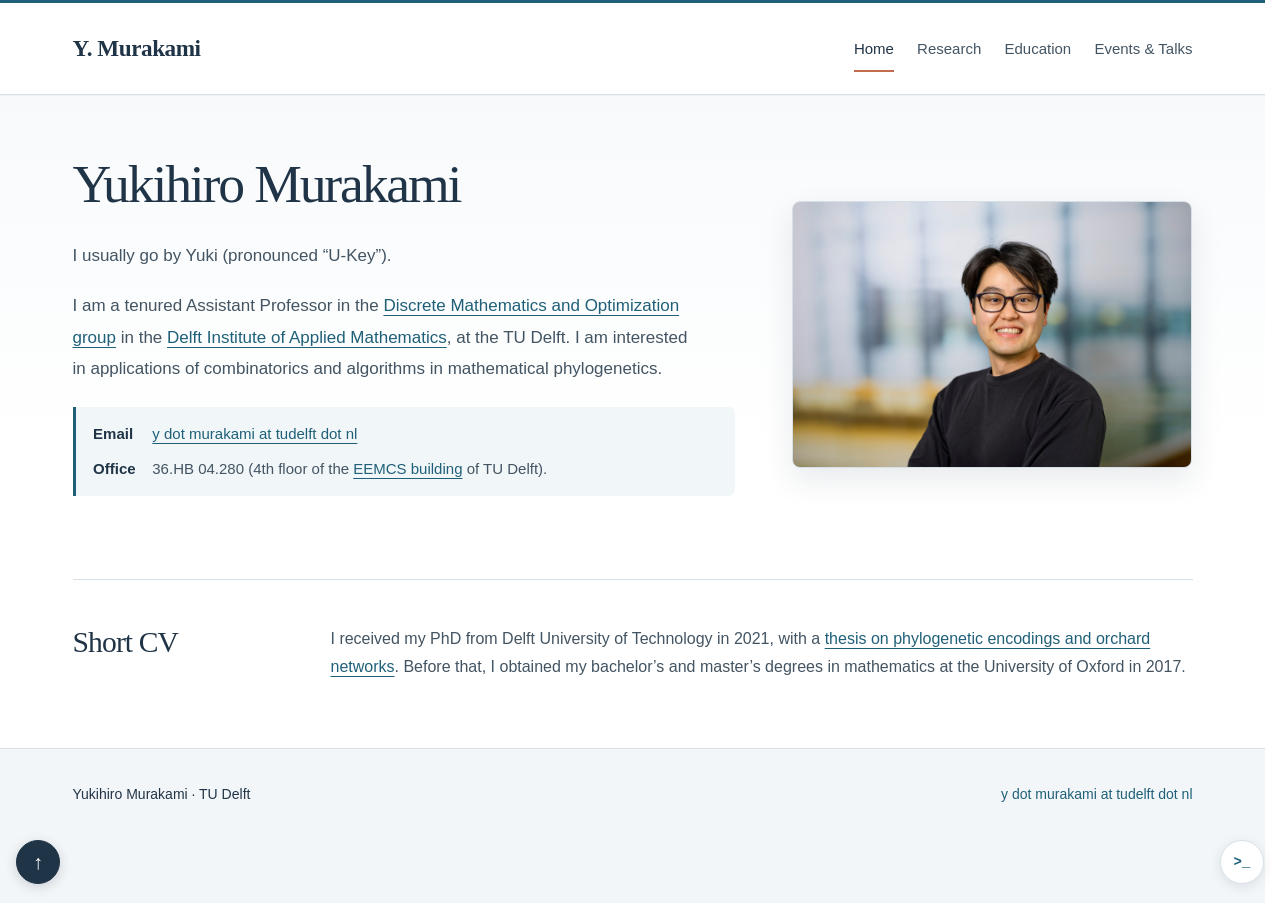
<file: index.html>
<!doctype html>
<html lang="en">
<head>
  <meta charset="utf-8">
  <meta name="viewport" content="width=device-width, initial-scale=1">
  <meta name="description" content="Yukihiro Murakami, tenured assistant professor at TU Delft. Mathematical phylogenetics, graph theory, graph burning, and a short academic CV.">
  <meta name="theme-color" content="#1f6078">
  
  
  <link rel="canonical" href="https://yukimurakami.nl/">
  <meta property="og:type" content="website">
  <meta property="og:url" content="https://yukimurakami.nl/">
  <meta property="og:title" content="Yukihiro Murakami — TU Delft">
  <meta property="og:description" content="Yukihiro Murakami, tenured assistant professor at TU Delft. Mathematical phylogenetics, graph theory, graph burning, and a short academic CV.">
  <meta property="og:image" content="https://yukimurakami.nl/assets/yukihiro-murakami.jpg">
  <meta property="og:image:alt" content="Yukihiro Murakami">
  <title>Yukihiro Murakami — TU Delft</title>
  <link rel="icon" href="assets/favicon.svg" type="image/svg+xml">
  <link rel="stylesheet" href="assets/style.css?v=35">
  <script src="assets/layout.js?v=1" defer></script>
  <script src="assets/swipe.js?v=3" defer></script>
  <script src="assets/burn.js?v=2" defer></script>
  <script src="assets/commands.js?v=14" defer></script>
</head>
<body id="top" class="home-page">
  <a class="skip-link" href="#main">Skip to content</a>
  <header class="site-header">
    <div class="header-inner">
      <a class="wordmark" href="index.html" aria-label="Yukihiro Murakami, home">Y. Murakami</a>
      <nav class="main-nav" aria-label="Main navigation">
        <a href="index.html" aria-current="page">Home</a>
        <a href="research.html">Research</a>
        <a href="education.html">Education</a>
        <a href="organization.html">Events &amp; Talks</a>
      </nav>
    </div>
  </header>
  <main id="main" class="page-shell">
    <section id="about" class="intro" aria-labelledby="name">
      <div class="intro-copy">
        <h1 id="name">Yukihiro Murakami</h1>
        <p class="bio">I usually go by Yuki (pronounced “U-Key”).</p>
        <p class="bio">I am a tenured Assistant Professor in the <a href="https://www.tudelft.nl/ewi/over-de-faculteit/afdelingen/applied-mathematics/discrete-mathematics-optimization">Discrete Mathematics and Optimization group</a> in the <a href="https://www.tudelft.nl/ewi/over-de-faculteit/afdelingen/applied-mathematics">Delft Institute of Applied Mathematics</a>, at the TU Delft. I am interested in applications of combinatorics and algorithms in mathematical phylogenetics.</p>
        <dl id="contact" class="profile-contact">
          <div><dt>Email</dt><dd><a href="mailto:y.murakami@tudelft.nl">y dot murakami at tudelft dot nl</a></dd></div>
          <div><dt>Office</dt><dd>36.HB 04.280 (4th floor of the <a href="https://maps.app.goo.gl/BMo5vDSkDZTkSsss9">EEMCS building</a> of TU Delft).</dd></div>
        </dl>
      </div>
      <figure class="profile-photo"><img src="assets/yukihiro-murakami.jpg?v=2" alt="Yukihiro Murakami" width="3840" height="2560" fetchpriority="high"></figure>
    </section>
    <section id="short-cv" class="content-section" aria-labelledby="short-cv-title">
      <div class="section-label"><span class="section-number" aria-hidden="true">01</span><h2 id="short-cv-title">Short CV</h2></div>
      <div class="section-body">
        <p>I received my PhD from Delft University of Technology in 2021, with a <a href="https://doi.org/10.4233/uuid:049932ab-4124-4639-a7e3-146ac4fd805d">thesis on phylogenetic encodings and orchard networks</a>. Before that, I obtained my bachelor’s and master’s degrees in mathematics at the University of Oxford in 2017.</p></div>
    </section>
  </main>
  <footer class="site-footer"><div class="footer-inner"><span>Yukihiro Murakami · TU Delft</span><a href="mailto:y.murakami@tudelft.nl">y dot murakami at tudelft dot nl</a></div></footer>
  <a class="back-to-top" href="#top" aria-label="Back to top" title="Back to top"><span aria-hidden="true">↑</span></a>
  <button class="command-launcher" type="button" aria-label="Open command line" title="Open command line (`)" aria-haspopup="dialog" aria-controls="command-panel" aria-keyshortcuts="`" hidden><span aria-hidden="true">&gt;_</span></button>
  <dialog id="command-panel" class="command-panel" aria-labelledby="command-title" aria-describedby="command-hint">
    <div class="command-toolbar"><h2 id="command-title">Site terminal <span id="command-location"></span></h2><button class="command-close" type="button" aria-label="Close command line">Esc <span aria-hidden="true">×</span></button></div>
    <div class="command-content">
      <p id="command-hint">Use <code>ls</code> to explore this directory, <code>ls /</code> for main pages, or <code>help</code> for commands.</p>
      <div id="command-output" class="command-output" role="log" aria-live="polite" aria-relevant="additions"></div>
      <div id="burn-game" hidden></div>
      <form id="command-form" class="command-form">
        <span class="command-prompt" aria-hidden="true">&gt;</span>
        <input id="command-input" name="command" type="text" aria-label="Command" placeholder="cd /Education" autocomplete="off" autocapitalize="off" spellcheck="false" enterkeyhint="go">
        <button type="submit" aria-label="Run command">↵</button>
      </form>
      <p class="command-keys"><kbd>Tab</kbd> complete <span aria-hidden="true">·</span> <kbd>↑</kbd> <kbd>↓</kbd> history <span aria-hidden="true">·</span> <kbd>Esc</kbd> close</p>
    </div>
  </dialog>
</body>
</html>
</file>
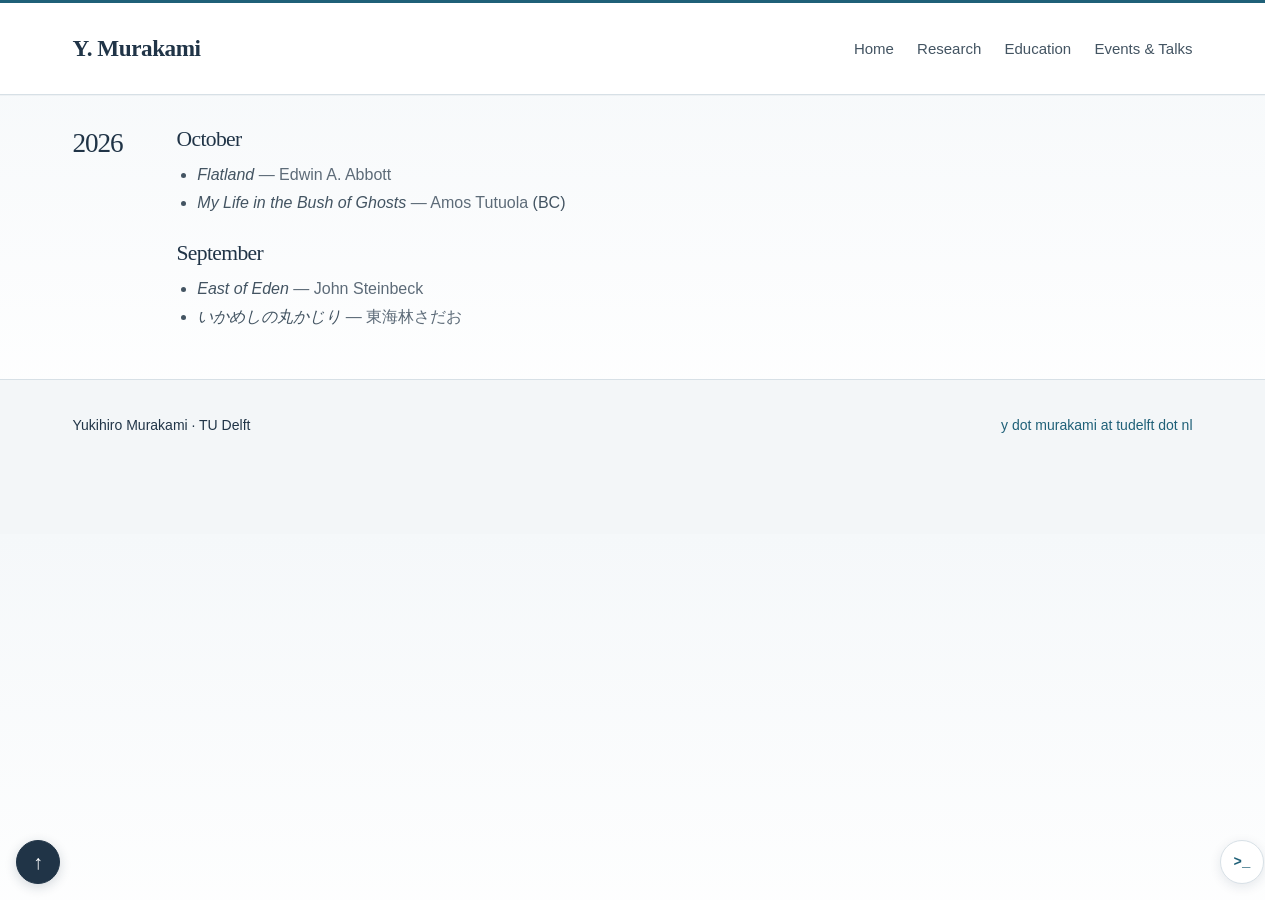
<file: books.html>
<!doctype html>
<html lang="en">
<head>
  <meta charset="utf-8">
  <meta name="viewport" content="width=device-width, initial-scale=1">
  <meta name="description" content="Books read, organized by the month I finished them.">
  <meta name="theme-color" content="#1f6078">
  
  <meta name="robots" content="noindex, follow">
  <link rel="canonical" href="https://yukimurakami.nl/books.html">
  <meta property="og:type" content="website">
  <meta property="og:url" content="https://yukimurakami.nl/books.html">
  <meta property="og:title" content="Books — Yukihiro Murakami">
  <meta property="og:description" content="Books read, organized by the month I finished them.">
  <meta property="og:image" content="https://yukimurakami.nl/assets/yukihiro-murakami.jpg">
  <meta property="og:image:alt" content="Yukihiro Murakami">
  <title>Books — Yukihiro Murakami</title>
  <link rel="icon" href="assets/favicon.svg" type="image/svg+xml">
  <link rel="stylesheet" href="assets/style.css?v=35">
  <script src="assets/layout.js?v=1" defer></script>
  <script src="assets/swipe.js?v=3" defer></script>
  <script src="assets/burn.js?v=2" defer></script>
  <script src="assets/commands.js?v=14" defer></script>
</head>
<body id="top" class="inner-page books-page">
  <a class="skip-link" href="#main">Skip to content</a>
  <header class="site-header">
    <div class="header-inner">
      <a class="wordmark" href="index.html" aria-label="Yukihiro Murakami, home">Y. Murakami</a>
      <nav class="main-nav" aria-label="Main navigation">
        <a href="index.html">Home</a>
        <a href="research.html">Research</a>
        <a href="education.html">Education</a>
        <a href="organization.html">Events &amp; Talks</a>
      </nav>
    </div>
  </header>
  <main id="main" class="page-shell">
    <section class="reading-year" aria-labelledby="reading-2026">
      <h1 id="reading-2026" class="reading-year-title">2026</h1>
      <div class="reading-log">
        <section class="reading-month" aria-labelledby="october-2026">
          <h2 id="october-2026">October</h2>
          <ul>
            <li><cite>Flatland</cite><span class="book-author"> — Edwin A. Abbott</span></li>
            <li><cite>My Life in the Bush of Ghosts</cite><span class="book-author"> — Amos Tutuola</span> <span title="Book club">(BC)</span></li>
          </ul>
        </section>
        <section class="reading-month" aria-labelledby="september-2026">
          <h2 id="september-2026">September</h2>
          <ul>
            <li><cite>East of Eden</cite><span class="book-author"> — John Steinbeck</span></li>
            <li lang="ja"><cite>いかめしの丸かじり</cite><span class="book-author"> — 東海林さだお</span></li>
          </ul>
        </section>
      </div>
    </section>
  </main>
  <footer class="site-footer"><div class="footer-inner"><span>Yukihiro Murakami · TU Delft</span><a href="mailto:y.murakami@tudelft.nl">y dot murakami at tudelft dot nl</a></div></footer>
  <a class="back-to-top" href="#top" aria-label="Back to top" title="Back to top"><span aria-hidden="true">↑</span></a>
  <button class="command-launcher" type="button" aria-label="Open command line" title="Open command line (`)" aria-haspopup="dialog" aria-controls="command-panel" aria-keyshortcuts="`" hidden><span aria-hidden="true">&gt;_</span></button>
  <dialog id="command-panel" class="command-panel" aria-labelledby="command-title" aria-describedby="command-hint">
    <div class="command-toolbar"><h2 id="command-title">Site terminal <span id="command-location"></span></h2><button class="command-close" type="button" aria-label="Close command line">Esc <span aria-hidden="true">×</span></button></div>
    <div class="command-content">
      <p id="command-hint">Use <code>ls</code> to explore this directory, <code>ls /</code> for main pages, or <code>help</code> for commands.</p>
      <div id="command-output" class="command-output" role="log" aria-live="polite" aria-relevant="additions"></div>
      <div id="burn-game" hidden></div>
      <form id="command-form" class="command-form">
        <span class="command-prompt" aria-hidden="true">&gt;</span>
        <input id="command-input" name="command" type="text" aria-label="Command" placeholder="cd /Education" autocomplete="off" autocapitalize="off" spellcheck="false" enterkeyhint="go">
        <button type="submit" aria-label="Run command">↵</button>
      </form>
      <p class="command-keys"><kbd>Tab</kbd> complete <span aria-hidden="true">·</span> <kbd>↑</kbd> <kbd>↓</kbd> history <span aria-hidden="true">·</span> <kbd>Esc</kbd> close</p>
    </div>
  </dialog>
</body>
</html>
</file>
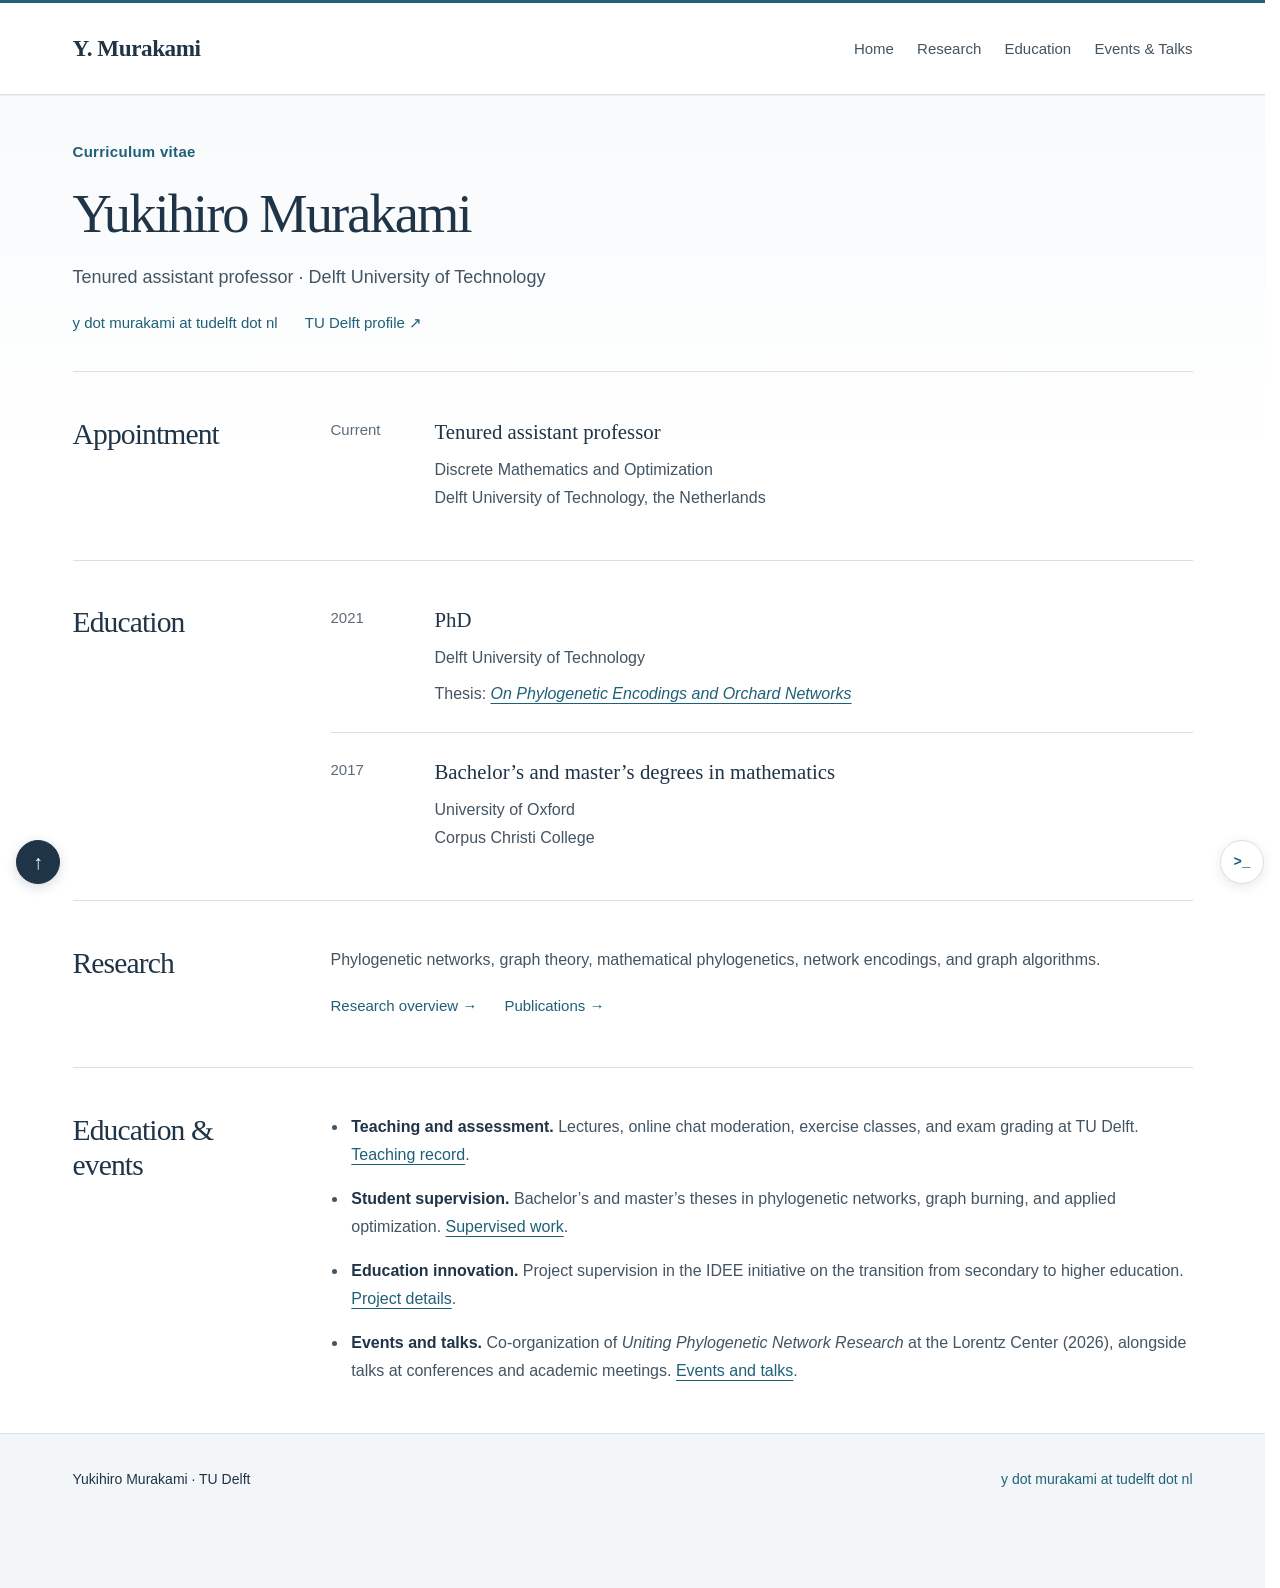
<file: cv.html>
<!doctype html>
<html lang="en">
<head>
  <meta charset="utf-8">
  <meta name="viewport" content="width=device-width, initial-scale=1">
  <meta name="description" content="Curriculum vitae: academic appointment, education, research, teaching, and service.">
  <meta name="theme-color" content="#1f6078">
  
  <meta name="robots" content="noindex, follow">
  <link rel="canonical" href="https://yukimurakami.nl/cv.html">
  <meta property="og:type" content="website">
  <meta property="og:url" content="https://yukimurakami.nl/cv.html">
  <meta property="og:title" content="CV — Yukihiro Murakami">
  <meta property="og:description" content="Curriculum vitae: academic appointment, education, research, teaching, and service.">
  <meta property="og:image" content="https://yukimurakami.nl/assets/yukihiro-murakami.jpg">
  <meta property="og:image:alt" content="Yukihiro Murakami">
  <title>CV — Yukihiro Murakami</title>
  <link rel="icon" href="assets/favicon.svg" type="image/svg+xml">
  <link rel="stylesheet" href="assets/style.css?v=35">
  <script src="assets/layout.js?v=1" defer></script>
  <script src="assets/swipe.js?v=3" defer></script>
  <script src="assets/burn.js?v=2" defer></script>
  <script src="assets/commands.js?v=14" defer></script>
</head>
<body id="top" class="inner-page cv-page">
  <a class="skip-link" href="#main">Skip to content</a>
  <header class="site-header">
    <div class="header-inner">
      <a class="wordmark" href="index.html" aria-label="Yukihiro Murakami, home">Y. Murakami</a>
      <nav class="main-nav" aria-label="Main navigation">
        <a href="index.html">Home</a>
        <a href="research.html">Research</a>
        <a href="education.html">Education</a>
        <a href="organization.html">Events &amp; Talks</a>
      </nav>
    </div>
  </header>
  <main id="main" class="page-shell">
    <header class="page-intro">
      <p class="eyebrow">Curriculum vitae</p>
      <h1>Yukihiro Murakami</h1>
      <p class="page-lead">Tenured assistant professor · Delft University of Technology</p>
      <div class="inline-links"><a href="mailto:y.murakami@tudelft.nl">y dot murakami at tudelft dot nl</a><a href="https://research.tudelft.nl/en/persons/y-murakami/">TU Delft profile <span aria-hidden="true">↗</span></a></div>
    </header>
    <section id="appointments" class="content-section" aria-labelledby="appointments-title">
      <div class="section-label"><span class="section-number" aria-hidden="true">01</span><h2 id="appointments-title">Appointment</h2></div>
      <div class="section-body">
        <dl class="cv-timeline"><div><dt>Current</dt><dd><h3>Tenured assistant professor</h3><p>Discrete Mathematics and Optimization<br>Delft University of Technology, the Netherlands</p></dd></div></dl>
        <!-- Add appointment start dates and previous positions once supplied. --></div>
    </section>
    <section id="qualifications" class="content-section" aria-labelledby="qualifications-title">
      <div class="section-label"><span class="section-number" aria-hidden="true">02</span><h2 id="qualifications-title">Education</h2></div>
      <div class="section-body">
        <dl class="cv-timeline">
          <div><dt>2021</dt><dd><h3>PhD</h3><p>Delft University of Technology</p><p>Thesis: <a href="https://doi.org/10.4233/uuid:049932ab-4124-4639-a7e3-146ac4fd805d"><cite>On Phylogenetic Encodings and Orchard Networks</cite></a></p></dd></div>
          <div><dt>2017</dt><dd><h3>Bachelor’s and master’s degrees in mathematics</h3><p>University of Oxford<br>Corpus Christi College</p></dd></div>
        </dl></div>
    </section>
    <section id="interests" class="content-section" aria-labelledby="interests-title">
      <div class="section-label"><span class="section-number" aria-hidden="true">03</span><h2 id="interests-title">Research</h2></div>
      <div class="section-body">
        <p>Phylogenetic networks, graph theory, mathematical phylogenetics, network encodings, and graph algorithms.</p><div class="inline-links"><a href="research.html">Research overview <span aria-hidden="true">→</span></a><a href="research.html#journal-publications">Publications <span aria-hidden="true">→</span></a></div></div>
    </section>
    <section id="education-service" class="content-section" aria-labelledby="education-service-title">
      <div class="section-label"><span class="section-number" aria-hidden="true">04</span><h2 id="education-service-title">Education &amp; events</h2></div>
      <div class="section-body">
        <ul class="cv-contributions">
          <li><strong>Teaching and assessment.</strong> Lectures, online chat moderation, exercise classes, and exam grading at TU Delft. <a href="education.html#lectures">Teaching record</a>.</li>
          <li><strong>Student supervision.</strong> Bachelor’s and master’s theses in phylogenetic networks, graph burning, and applied optimization. <a href="education.html#supervision">Supervised work</a>.</li>
          <li><strong>Education innovation.</strong> Project supervision in the IDEE initiative on the transition from secondary to higher education. <a href="education.html#projects">Project details</a>.</li>
          <li><strong>Events and talks.</strong> Co-organization of <cite>Uniting Phylogenetic Network Research</cite> at the Lorentz Center (2026), alongside talks at conferences and academic meetings. <a href="organization.html#events">Events and talks</a>.</li>
        </ul></div>
    </section>
  </main>
  <footer class="site-footer"><div class="footer-inner"><span>Yukihiro Murakami · TU Delft</span><a href="mailto:y.murakami@tudelft.nl">y dot murakami at tudelft dot nl</a></div></footer>
  <a class="back-to-top" href="#top" aria-label="Back to top" title="Back to top"><span aria-hidden="true">↑</span></a>
  <button class="command-launcher" type="button" aria-label="Open command line" title="Open command line (`)" aria-haspopup="dialog" aria-controls="command-panel" aria-keyshortcuts="`" hidden><span aria-hidden="true">&gt;_</span></button>
  <dialog id="command-panel" class="command-panel" aria-labelledby="command-title" aria-describedby="command-hint">
    <div class="command-toolbar"><h2 id="command-title">Site terminal <span id="command-location"></span></h2><button class="command-close" type="button" aria-label="Close command line">Esc <span aria-hidden="true">×</span></button></div>
    <div class="command-content">
      <p id="command-hint">Use <code>ls</code> to explore this directory, <code>ls /</code> for main pages, or <code>help</code> for commands.</p>
      <div id="command-output" class="command-output" role="log" aria-live="polite" aria-relevant="additions"></div>
      <div id="burn-game" hidden></div>
      <form id="command-form" class="command-form">
        <span class="command-prompt" aria-hidden="true">&gt;</span>
        <input id="command-input" name="command" type="text" aria-label="Command" placeholder="cd /Education" autocomplete="off" autocapitalize="off" spellcheck="false" enterkeyhint="go">
        <button type="submit" aria-label="Run command">↵</button>
      </form>
      <p class="command-keys"><kbd>Tab</kbd> complete <span aria-hidden="true">·</span> <kbd>↑</kbd> <kbd>↓</kbd> history <span aria-hidden="true">·</span> <kbd>Esc</kbd> close</p>
    </div>
  </dialog>
</body>
</html>
</file>
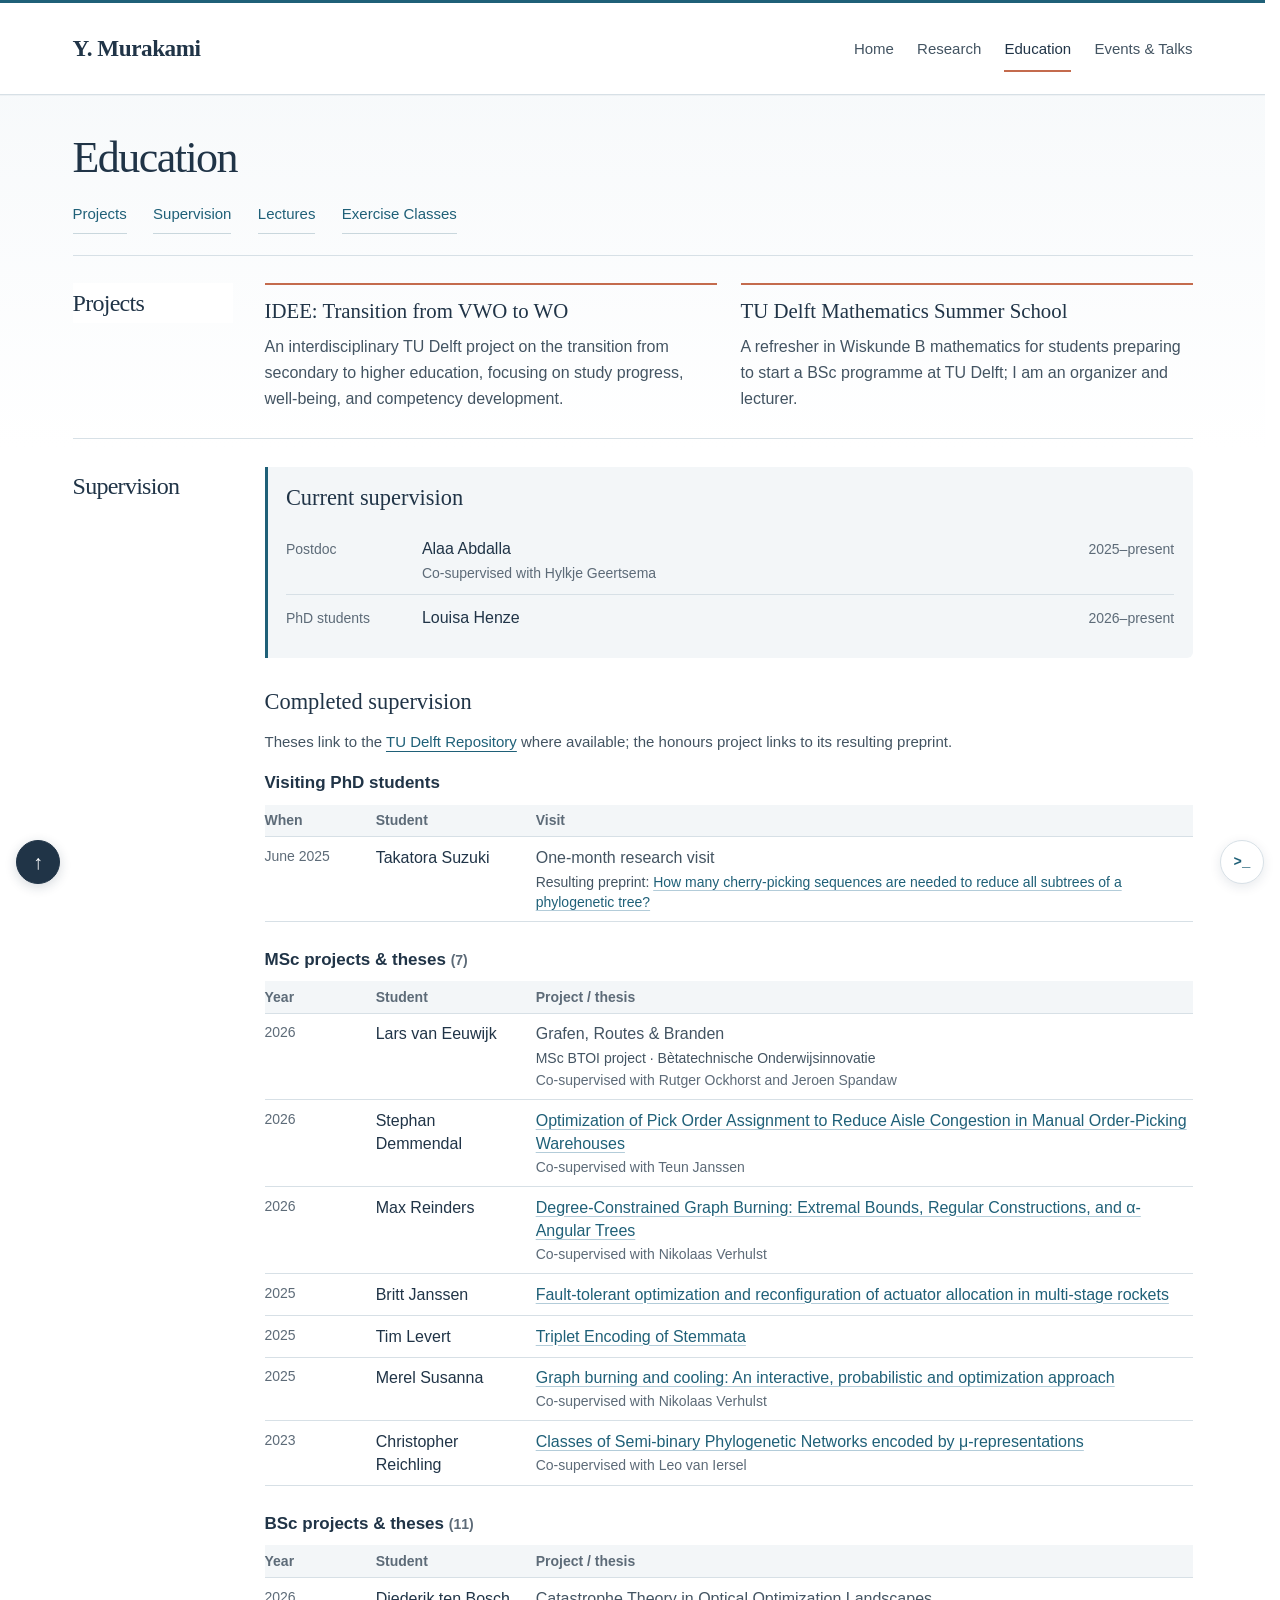
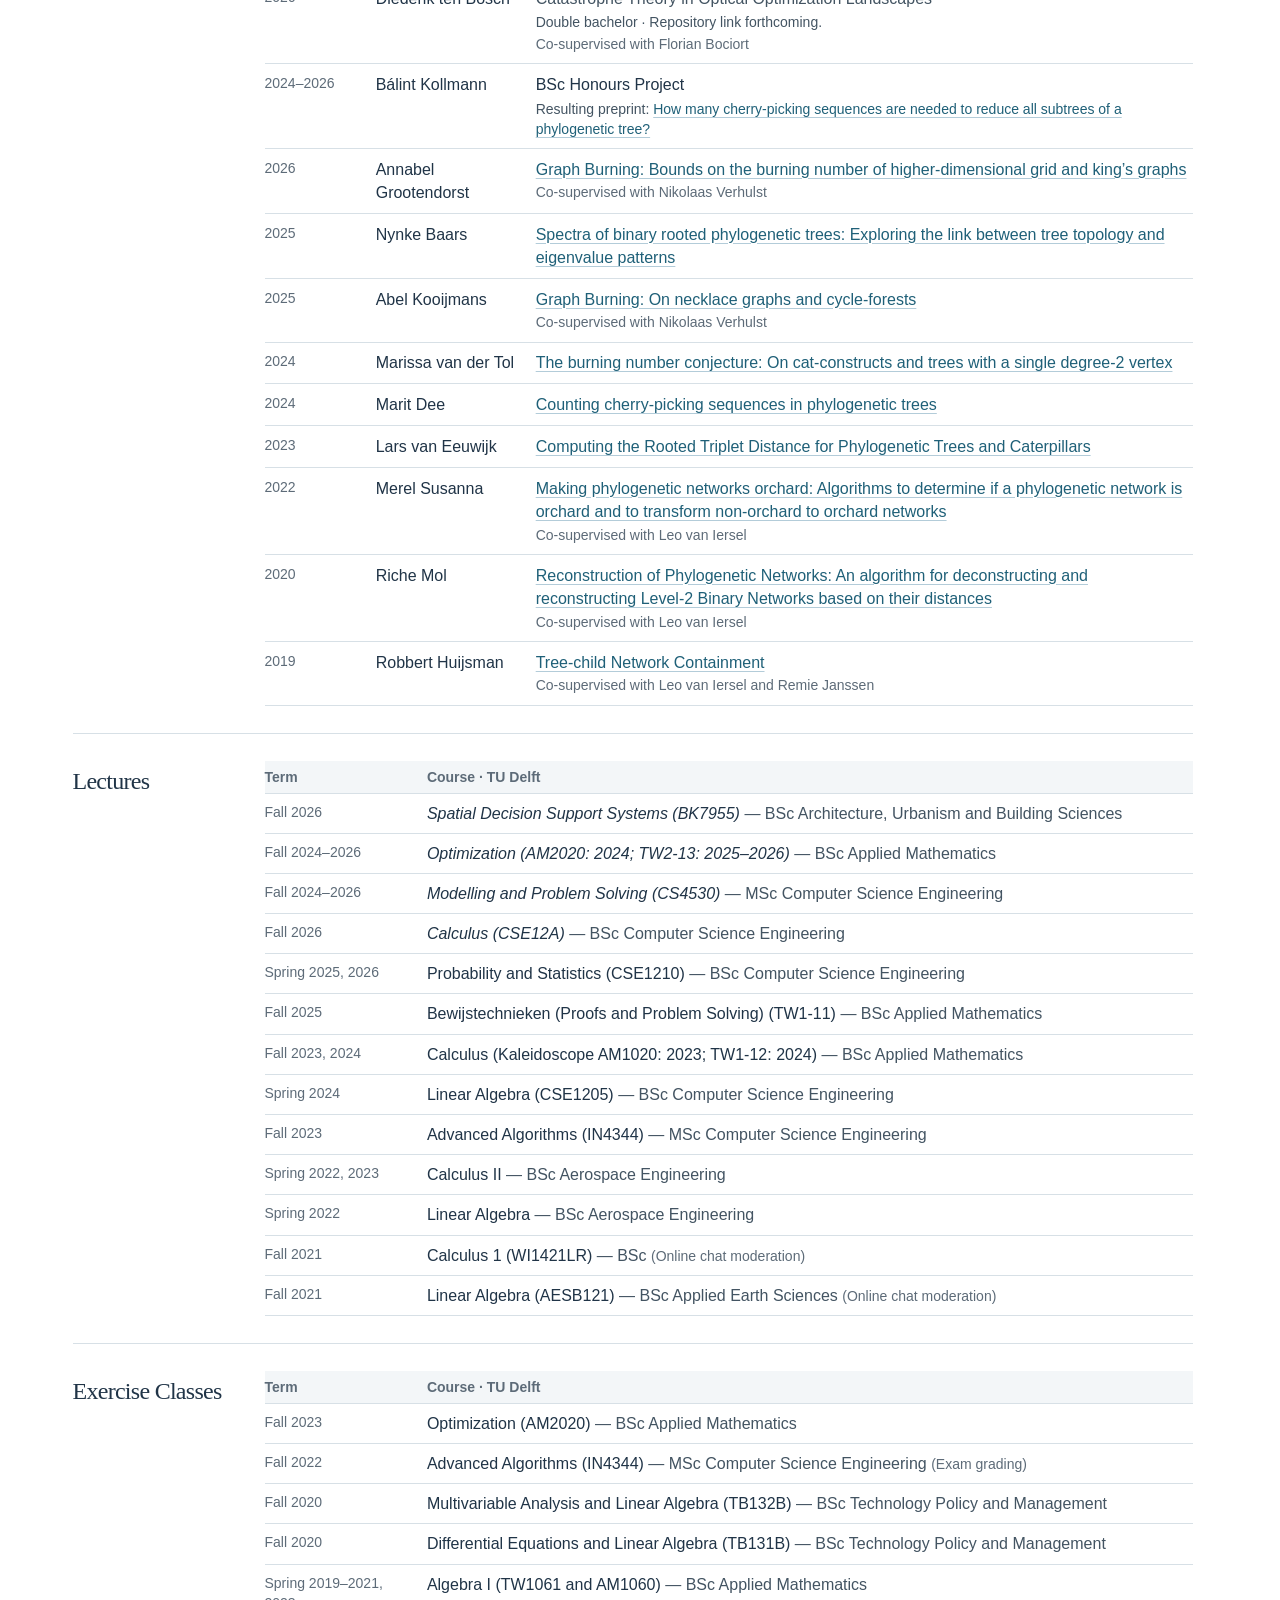
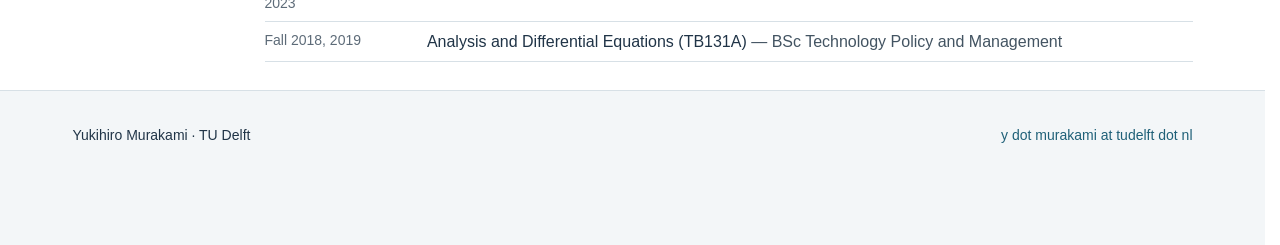
<file: education.html>
<!doctype html>
<html lang="en">
<head>
  <meta charset="utf-8">
  <meta name="viewport" content="width=device-width, initial-scale=1">
  <meta name="description" content="Education projects, bachelor’s and master’s thesis supervision, lectures, and exercise classes.">
  <meta name="theme-color" content="#1f6078">
  
  
  <link rel="canonical" href="https://yukimurakami.nl/education.html">
  <meta property="og:type" content="website">
  <meta property="og:url" content="https://yukimurakami.nl/education.html">
  <meta property="og:title" content="Education — Yukihiro Murakami">
  <meta property="og:description" content="Education projects, bachelor’s and master’s thesis supervision, lectures, and exercise classes.">
  <meta property="og:image" content="https://yukimurakami.nl/assets/yukihiro-murakami.jpg">
  <meta property="og:image:alt" content="Yukihiro Murakami">
  <title>Education — Yukihiro Murakami</title>
  <link rel="icon" href="assets/favicon.svg" type="image/svg+xml">
  <link rel="stylesheet" href="assets/style.css?v=35">
  <script src="assets/layout.js?v=1" defer></script>
  <script src="assets/swipe.js?v=3" defer></script>
  <script src="assets/burn.js?v=2" defer></script>
  <script src="assets/commands.js?v=14" defer></script>
</head>
<body id="top" class="inner-page education-page">
  <a class="skip-link" href="#main">Skip to content</a>
  <header class="site-header">
    <div class="header-inner">
      <a class="wordmark" href="index.html" aria-label="Yukihiro Murakami, home">Y. Murakami</a>
      <nav class="main-nav" aria-label="Main navigation">
        <a href="index.html">Home</a>
        <a href="research.html">Research</a>
        <a href="education.html" aria-current="page">Education</a>
        <a href="organization.html">Events &amp; Talks</a>
      </nav>
    </div>
  </header>
  <main id="main" class="page-shell">
    <header class="page-intro">
      <h1>Education</h1>
      <nav class="section-nav" aria-label="On this page"><a href="#projects">Projects</a><a href="#supervision">Supervision</a><a href="#lectures">Lectures</a><a href="#exercise-classes">Exercise Classes</a></nav>
    </header>
    <section id="projects" class="content-section" aria-labelledby="projects-title">
      <div class="section-label"><span class="section-number" aria-hidden="true">01</span><h2 id="projects-title">Projects</h2></div>
      <div class="section-body">
        <div class="education-projects">
          <article class="education-project">
            <h3><a href="https://www.tudelft.nl/teachingacademy/idee/the-transition-from-secondary-to-higher-engineering-education">IDEE: Transition from VWO to WO</a></h3>
            <p>An interdisciplinary TU Delft project on the transition from secondary to higher education, focusing on study progress, well-being, and competency development.</p>
          </article>
          <article class="education-project">
            <h3><a href="summer-school.html">TU Delft Mathematics Summer School</a></h3>
            <p>A refresher in Wiskunde B mathematics for students preparing to start a BSc programme at TU Delft; I am an organizer and lecturer.</p>
          </article>
        </div></div>
    </section>
    <section id="supervision" class="content-section" aria-labelledby="supervision-title">
      <div class="section-label"><span class="section-number" aria-hidden="true">02</span><h2 id="supervision-title">Supervision</h2></div>
      <div class="section-body">
        <section id="current-supervision" class="supervision-block current-supervision" aria-labelledby="current-supervision-title">
          <h3 id="current-supervision-title">Current supervision</h3>
          <section id="postdoc" class="current-person" aria-labelledby="postdoc-title">
            <h4 id="postdoc-title">Postdoc</h4>
            <div><p class="person-name">Alaa Abdalla</p><p class="person-note">Co-supervised with Hylkje Geertsema</p></div>
            <p class="person-years">2025–present</p>
          </section>
          <section id="phd" class="current-person" aria-labelledby="phd-title">
            <h4 id="phd-title">PhD students</h4>
            <div><p class="person-name">Louisa Henze</p></div>
            <p class="person-years">2026–present</p>
          </section>
        </section>
        <section id="completed-supervision" class="supervision-block completed-supervision" aria-labelledby="completed-supervision-title">
          <h3 id="completed-supervision-title">Completed supervision</h3>
          <p class="supervision-source">Theses link to the <a href="https://repository.tudelft.nl/person/supervised/Person_49483ff7-84b9-4465-ba60-d9b9cd237d87?page=1">TU Delft Repository</a> where available; the honours project links to its resulting preprint.</p>
          <section id="visiting-phd" class="thesis-group" aria-labelledby="visiting-phd-title">
            <h4 id="visiting-phd-title">Visiting PhD students</h4>
            <table class="thesis-table" aria-labelledby="visiting-phd-title">
              <thead><tr><th scope="col">When</th><th scope="col">Student</th><th scope="col">Visit</th></tr></thead>
              <tbody><tr><td class="thesis-year">June 2025</td><th scope="row" class="thesis-student">Takatora Suzuki</th><td>One-month research visit<span class="thesis-paper">Resulting preprint: <a href="https://arxiv.org/abs/2608.19916">How many cherry-picking sequences are needed to reduce all subtrees of a phylogenetic tree?</a></span></td></tr></tbody>
            </table>
          </section>
        <section id="msc-theses" class="thesis-group" aria-labelledby="msc-theses-title">
          <h4 id="msc-theses-title">MSc projects &amp; theses <span class="thesis-count">(7)</span></h4>
          <table class="thesis-table" aria-labelledby="msc-theses-title">
            <thead><tr><th scope="col">Year</th><th scope="col">Student</th><th scope="col">Project / thesis</th></tr></thead>
            <tbody>
              <tr><td class="thesis-year">2026</td><th scope="row" class="thesis-student">Lars van Eeuwijk</th><td>Grafen, Routes &amp; Branden<span class="thesis-paper">MSc BTOI project · Bètatechnische Onderwijsinnovatie</span><span class="thesis-cosupervisor">Co-supervised with Rutger Ockhorst and Jeroen Spandaw</span></td></tr>
              <tr><td class="thesis-year">2026</td><th scope="row" class="thesis-student">Stephan Demmendal</th><td><a href="https://repository.tudelft.nl/record/uuid:83426f61-1a90-4c37-bff5-e1fa978e1e48">Optimization of Pick Order Assignment to Reduce Aisle Congestion in Manual Order-Picking Warehouses</a><span class="thesis-cosupervisor">Co-supervised with Teun Janssen</span></td></tr>
              <tr><td class="thesis-year">2026</td><th scope="row" class="thesis-student">Max Reinders</th><td><a href="https://repository.tudelft.nl/record/uuid:c72a1080-1649-4521-afba-8f479fd2aa29">Degree-Constrained Graph Burning: Extremal Bounds, Regular Constructions, and α-Angular Trees</a><span class="thesis-cosupervisor">Co-supervised with Nikolaas Verhulst</span></td></tr>
              <tr><td class="thesis-year">2025</td><th scope="row" class="thesis-student">Britt Janssen</th><td><a href="https://repository.tudelft.nl/record/uuid:a9a1f7bb-b478-4588-86c6-c220a6dbbff1">Fault-tolerant optimization and reconfiguration of actuator allocation in multi-stage rockets</a></td></tr>
              <tr><td class="thesis-year">2025</td><th scope="row" class="thesis-student">Tim Levert</th><td><a href="https://repository.tudelft.nl/record/uuid:a590255b-06dd-4f56-a905-c2f41705f525">Triplet Encoding of Stemmata</a></td></tr>
              <tr><td class="thesis-year">2025</td><th scope="row" class="thesis-student">Merel Susanna</th><td><a href="https://repository.tudelft.nl/record/uuid:662b5419-1278-4d8f-8423-de5fefe8bae3">Graph burning and cooling: An interactive, probabilistic and optimization approach</a><span class="thesis-cosupervisor">Co-supervised with Nikolaas Verhulst</span></td></tr>
              <tr><td class="thesis-year">2023</td><th scope="row" class="thesis-student">Christopher Reichling</th><td><a href="https://repository.tudelft.nl/record/uuid:3fca1fca-b7d6-4abc-ad2f-960395ce451d">Classes of Semi-binary Phylogenetic Networks encoded by μ-representations</a><span class="thesis-cosupervisor">Co-supervised with Leo van Iersel</span></td></tr>
            </tbody>
          </table>
        </section>
        <section id="bsc-theses" class="thesis-group" aria-labelledby="bsc-theses-title">
          <h4 id="bsc-theses-title">BSc projects &amp; theses <span class="thesis-count">(11)</span></h4>
          <table class="thesis-table" aria-labelledby="bsc-theses-title">
            <thead><tr><th scope="col">Year</th><th scope="col">Student</th><th scope="col">Project / thesis</th></tr></thead>
            <tbody>
              <tr><td class="thesis-year">2026</td><th scope="row" class="thesis-student">Diederik ten Bosch</th><td>Catastrophe Theory in Optical Optimization Landscapes<span class="thesis-paper">Double bachelor · Repository link forthcoming.</span><span class="thesis-cosupervisor">Co-supervised with Florian Bociort</span></td></tr>
              <tr><td class="thesis-year">2024–2026</td><th scope="row" class="thesis-student">Bálint Kollmann</th><td><span class="honours-label">BSc Honours Project</span><span class="thesis-paper">Resulting preprint: <a href="https://arxiv.org/abs/2608.19916">How many cherry-picking sequences are needed to reduce all subtrees of a phylogenetic tree?</a></span></td></tr>
              <tr><td class="thesis-year">2026</td><th scope="row" class="thesis-student">Annabel Grootendorst</th><td><a href="https://repository.tudelft.nl/record/uuid:aa25f08a-6ea9-4813-982a-b83691f981d6">Graph Burning: Bounds on the burning number of higher-dimensional grid and king’s graphs</a><span class="thesis-cosupervisor">Co-supervised with Nikolaas Verhulst</span></td></tr>
              <tr><td class="thesis-year">2025</td><th scope="row" class="thesis-student">Nynke Baars</th><td><a href="https://repository.tudelft.nl/record/uuid:8bdd7491-05a9-4485-91b0-1b516ca97929">Spectra of binary rooted phylogenetic trees: Exploring the link between tree topology and eigenvalue patterns</a></td></tr>
              <tr><td class="thesis-year">2025</td><th scope="row" class="thesis-student">Abel Kooijmans</th><td><a href="https://repository.tudelft.nl/record/uuid:3dd71752-52da-4916-9087-ec7070caecf0">Graph Burning: On necklace graphs and cycle-forests</a><span class="thesis-cosupervisor">Co-supervised with Nikolaas Verhulst</span></td></tr>
              <tr><td class="thesis-year">2024</td><th scope="row" class="thesis-student">Marissa van der Tol</th><td><a href="https://repository.tudelft.nl/record/uuid:3cbca1c6-a687-4bd4-870d-ad48ba18c9f6">The burning number conjecture: On cat-constructs and trees with a single degree-2 vertex</a></td></tr>
              <tr><td class="thesis-year">2024</td><th scope="row" class="thesis-student">Marit Dee</th><td><a href="https://repository.tudelft.nl/record/uuid:9a14d534-5e26-4941-ad17-a80b90452629">Counting cherry-picking sequences in phylogenetic trees</a></td></tr>
              <tr><td class="thesis-year">2023</td><th scope="row" class="thesis-student">Lars van Eeuwijk</th><td><a href="https://repository.tudelft.nl/record/uuid:ba166c85-8680-4c29-aca8-9448f328c446">Computing the Rooted Triplet Distance for Phylogenetic Trees and Caterpillars</a></td></tr>
              <tr><td class="thesis-year">2022</td><th scope="row" class="thesis-student">Merel Susanna</th><td><a href="https://repository.tudelft.nl/record/uuid:724ac2af-e569-4586-b367-288fef890252">Making phylogenetic networks orchard: Algorithms to determine if a phylogenetic network is orchard and to transform non-orchard to orchard networks</a><span class="thesis-cosupervisor">Co-supervised with Leo van Iersel</span></td></tr>
              <tr><td class="thesis-year">2020</td><th scope="row" class="thesis-student">Riche Mol</th><td><a href="https://repository.tudelft.nl/record/uuid:7b0f3919-0e78-4264-9e8f-028cf3fcde31">Reconstruction of Phylogenetic Networks: An algorithm for deconstructing and reconstructing Level-2 Binary Networks based on their distances</a><span class="thesis-cosupervisor">Co-supervised with Leo van Iersel</span></td></tr>
              <tr><td class="thesis-year">2019</td><th scope="row" class="thesis-student">Robbert Huijsman</th><td><a href="https://repository.tudelft.nl/record/uuid:0fc3b746-0d3f-459d-8fc2-c9e6aea821df">Tree-child Network Containment</a><span class="thesis-cosupervisor">Co-supervised with Leo van Iersel and Remie Janssen</span></td></tr>
            </tbody>
          </table>
        </section>
        </section>
</div>
    </section>
    <section id="lectures" class="content-section" aria-labelledby="lectures-title">
      <div class="section-label"><span class="section-number" aria-hidden="true">03</span><h2 id="lectures-title">Lectures</h2></div>
      <div class="section-body"><table class="teaching-table" aria-labelledby="lectures-title"><thead><tr><th scope="col">Term</th><th scope="col">Course · TU Delft</th></tr></thead><tbody><tr><td class="teaching-term">Fall 2026</td><td><strong><em>Spatial Decision Support Systems (BK7955)</em></strong> <span class="teaching-programme">— BSc Architecture, Urbanism and Building Sciences</span></td></tr>
<tr><td class="teaching-term">Fall 2024–2026</td><td><strong><em>Optimization (AM2020: 2024; TW2-13: 2025–2026)</em></strong> <span class="teaching-programme">— BSc Applied Mathematics</span></td></tr>
<tr><td class="teaching-term">Fall 2024–2026</td><td><strong><em>Modelling and Problem Solving (CS4530)</em></strong> <span class="teaching-programme">— MSc Computer Science Engineering</span></td></tr>
<tr><td class="teaching-term">Fall 2026</td><td><strong><em>Calculus (CSE12A)</em></strong> <span class="teaching-programme">— BSc Computer Science Engineering</span></td></tr>
<tr><td class="teaching-term">Spring 2025, 2026</td><td><strong>Probability and Statistics (CSE1210)</strong> <span class="teaching-programme">— BSc Computer Science Engineering</span></td></tr>
<tr><td class="teaching-term">Fall 2025</td><td><strong>Bewijstechnieken (Proofs and Problem Solving) (TW1-11)</strong> <span class="teaching-programme">— BSc Applied Mathematics</span></td></tr>
<tr><td class="teaching-term">Fall 2023, 2024</td><td><strong>Calculus (Kaleidoscope AM1020: 2023; TW1-12: 2024)</strong> <span class="teaching-programme">— BSc Applied Mathematics</span></td></tr>
<tr><td class="teaching-term">Spring 2024</td><td><strong>Linear Algebra (CSE1205)</strong> <span class="teaching-programme">— BSc Computer Science Engineering</span></td></tr>
<tr><td class="teaching-term">Fall 2023</td><td><strong>Advanced Algorithms (IN4344)</strong> <span class="teaching-programme">— MSc Computer Science Engineering</span></td></tr>
<tr><td class="teaching-term">Spring 2022, 2023</td><td><strong>Calculus II</strong> <span class="teaching-programme">— BSc Aerospace Engineering</span></td></tr>
<tr><td class="teaching-term">Spring 2022</td><td><strong>Linear Algebra</strong> <span class="teaching-programme">— BSc Aerospace Engineering</span></td></tr>
<tr><td class="teaching-term">Fall 2021</td><td><strong>Calculus 1 (WI1421LR)</strong> <span class="teaching-programme">— BSc</span> <span class="teaching-role">(Online chat moderation)</span></td></tr>
<tr><td class="teaching-term">Fall 2021</td><td><strong>Linear Algebra (AESB121)</strong> <span class="teaching-programme">— BSc Applied Earth Sciences</span> <span class="teaching-role">(Online chat moderation)</span></td></tr></tbody></table></div>
    </section>
    <section id="exercise-classes" class="content-section" aria-labelledby="exercise-classes-title">
      <div class="section-label"><span class="section-number" aria-hidden="true">04</span><h2 id="exercise-classes-title">Exercise Classes</h2></div>
      <div class="section-body"><table class="teaching-table" aria-labelledby="exercise-classes-title"><thead><tr><th scope="col">Term</th><th scope="col">Course · TU Delft</th></tr></thead><tbody><tr><td class="teaching-term">Fall 2023</td><td><strong>Optimization (AM2020)</strong> <span class="teaching-programme">— BSc Applied Mathematics</span></td></tr>
<tr><td class="teaching-term">Fall 2022</td><td><strong>Advanced Algorithms (IN4344)</strong> <span class="teaching-programme">— MSc Computer Science Engineering</span> <span class="teaching-role">(Exam grading)</span></td></tr>
<tr><td class="teaching-term">Fall 2020</td><td><strong>Multivariable Analysis and Linear Algebra (TB132B)</strong> <span class="teaching-programme">— BSc Technology Policy and Management</span></td></tr>
<tr><td class="teaching-term">Fall 2020</td><td><strong>Differential Equations and Linear Algebra (TB131B)</strong> <span class="teaching-programme">— BSc Technology Policy and Management</span></td></tr>
<tr><td class="teaching-term">Spring 2019–2021, 2023</td><td><strong>Algebra I (TW1061 and AM1060)</strong> <span class="teaching-programme">— BSc Applied Mathematics</span></td></tr>
<tr><td class="teaching-term">Fall 2018, 2019</td><td><strong>Analysis and Differential Equations (TB131A)</strong> <span class="teaching-programme">— BSc Technology Policy and Management</span></td></tr></tbody></table></div>
    </section>
  </main>
  <footer class="site-footer"><div class="footer-inner"><span>Yukihiro Murakami · TU Delft</span><a href="mailto:y.murakami@tudelft.nl">y dot murakami at tudelft dot nl</a></div></footer>
  <a class="back-to-top" href="#top" aria-label="Back to top" title="Back to top"><span aria-hidden="true">↑</span></a>
  <button class="command-launcher" type="button" aria-label="Open command line" title="Open command line (`)" aria-haspopup="dialog" aria-controls="command-panel" aria-keyshortcuts="`" hidden><span aria-hidden="true">&gt;_</span></button>
  <dialog id="command-panel" class="command-panel" aria-labelledby="command-title" aria-describedby="command-hint">
    <div class="command-toolbar"><h2 id="command-title">Site terminal <span id="command-location"></span></h2><button class="command-close" type="button" aria-label="Close command line">Esc <span aria-hidden="true">×</span></button></div>
    <div class="command-content">
      <p id="command-hint">Use <code>ls</code> to explore this directory, <code>ls /</code> for main pages, or <code>help</code> for commands.</p>
      <div id="command-output" class="command-output" role="log" aria-live="polite" aria-relevant="additions"></div>
      <div id="burn-game" hidden></div>
      <form id="command-form" class="command-form">
        <span class="command-prompt" aria-hidden="true">&gt;</span>
        <input id="command-input" name="command" type="text" aria-label="Command" placeholder="cd /Education" autocomplete="off" autocapitalize="off" spellcheck="false" enterkeyhint="go">
        <button type="submit" aria-label="Run command">↵</button>
      </form>
      <p class="command-keys"><kbd>Tab</kbd> complete <span aria-hidden="true">·</span> <kbd>↑</kbd> <kbd>↓</kbd> history <span aria-hidden="true">·</span> <kbd>Esc</kbd> close</p>
    </div>
  </dialog>
</body>
</html>
</file>
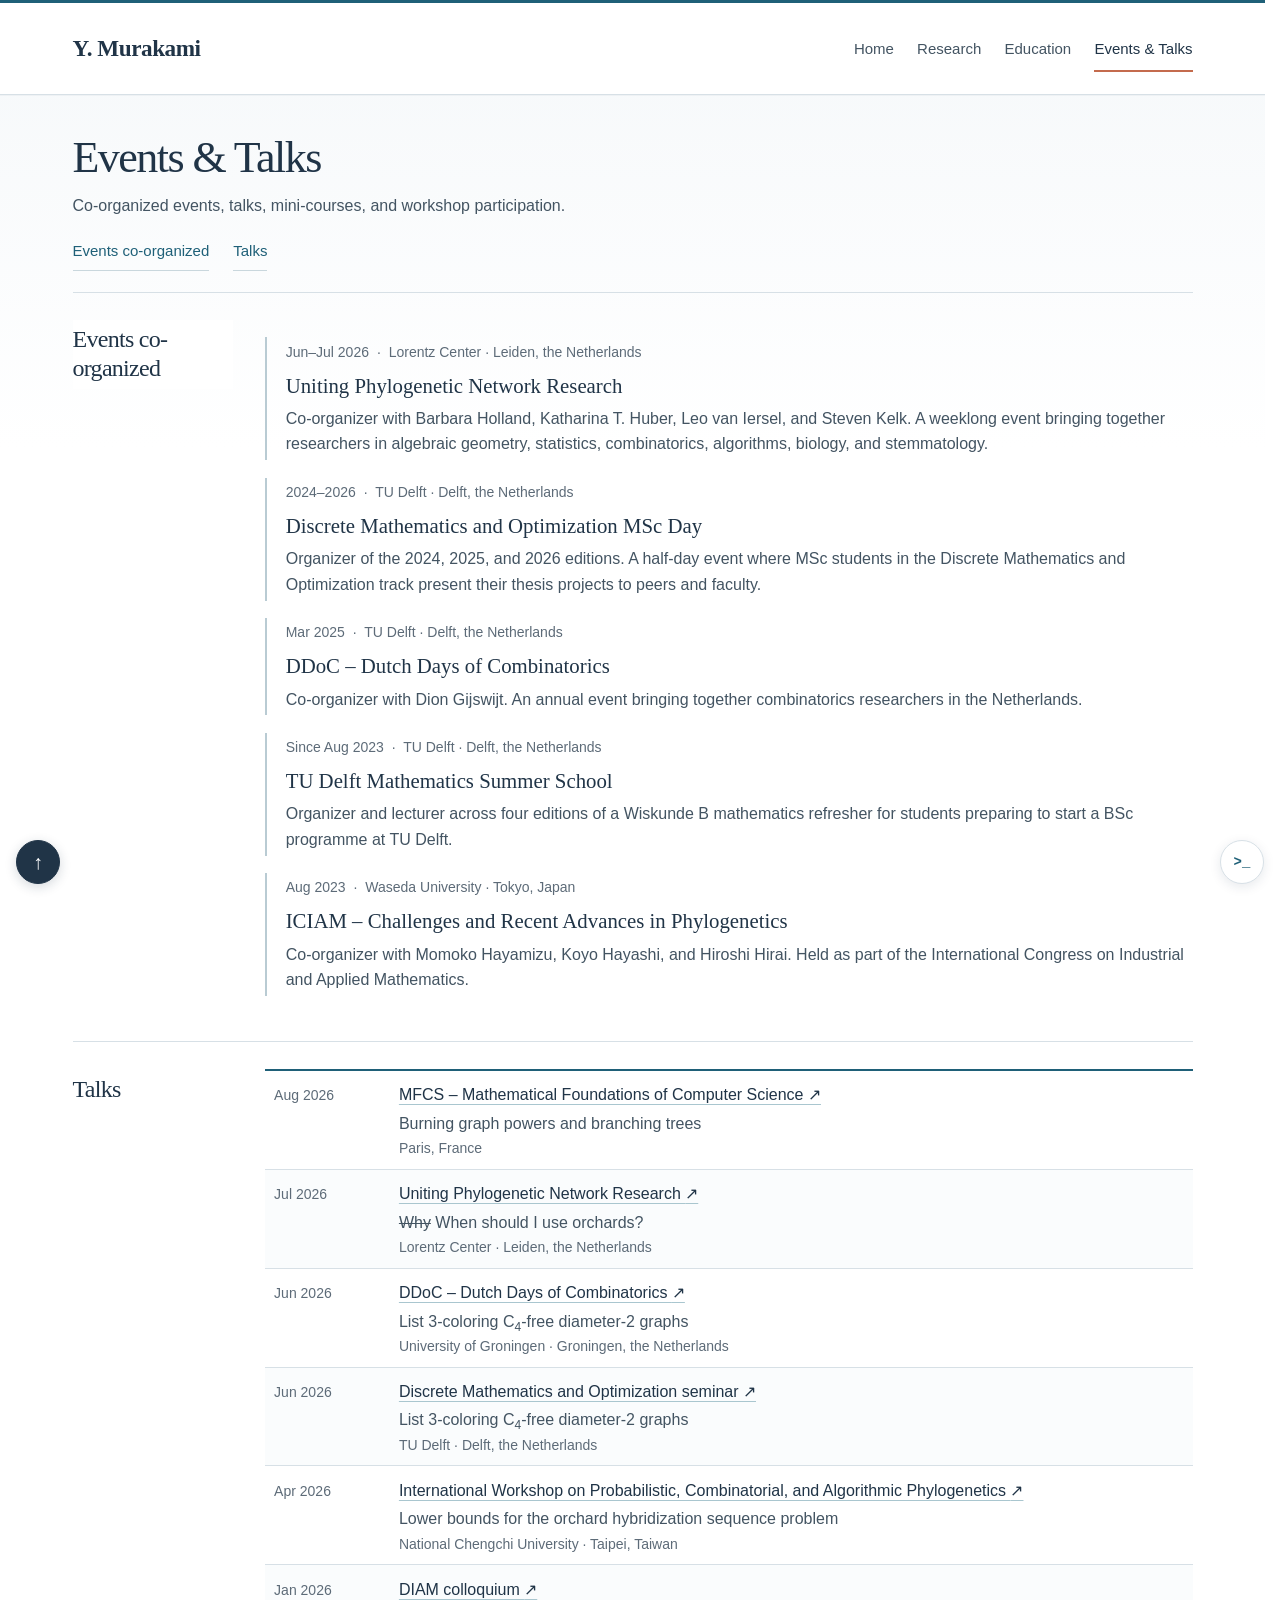
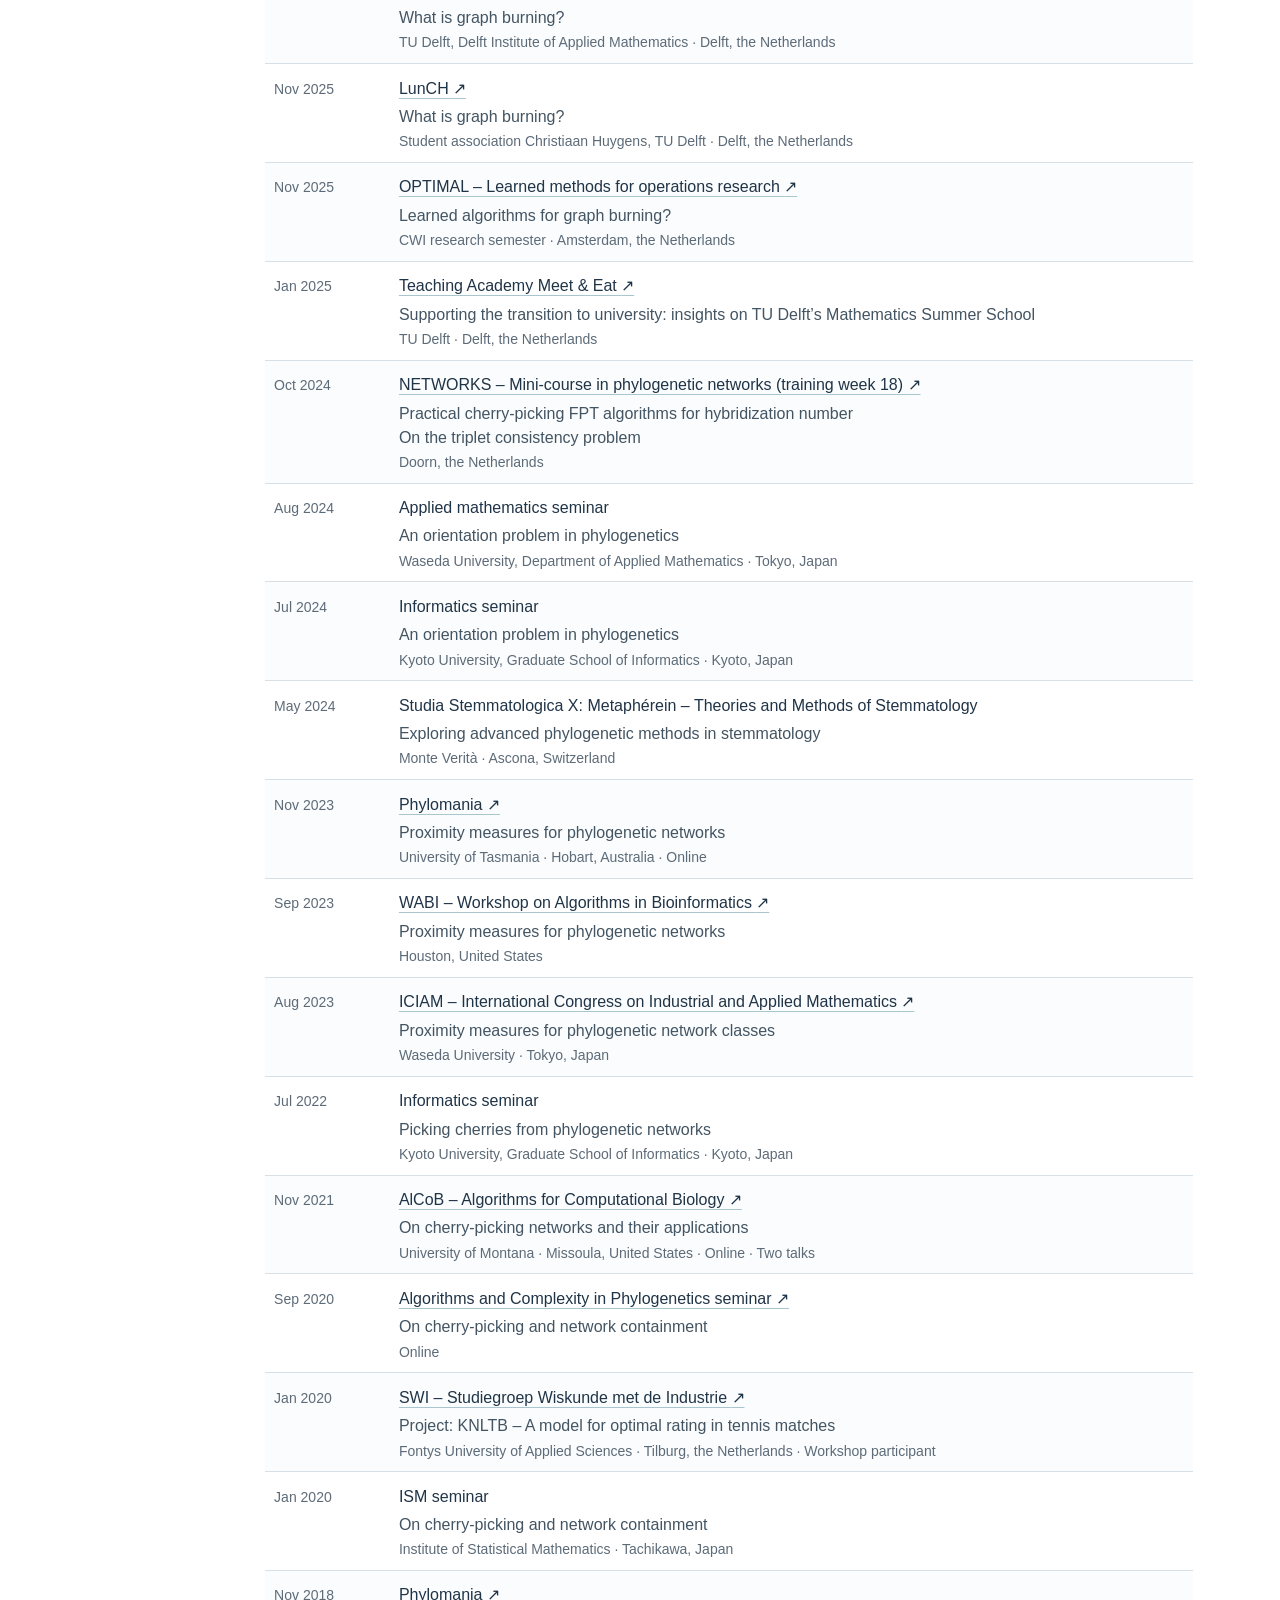
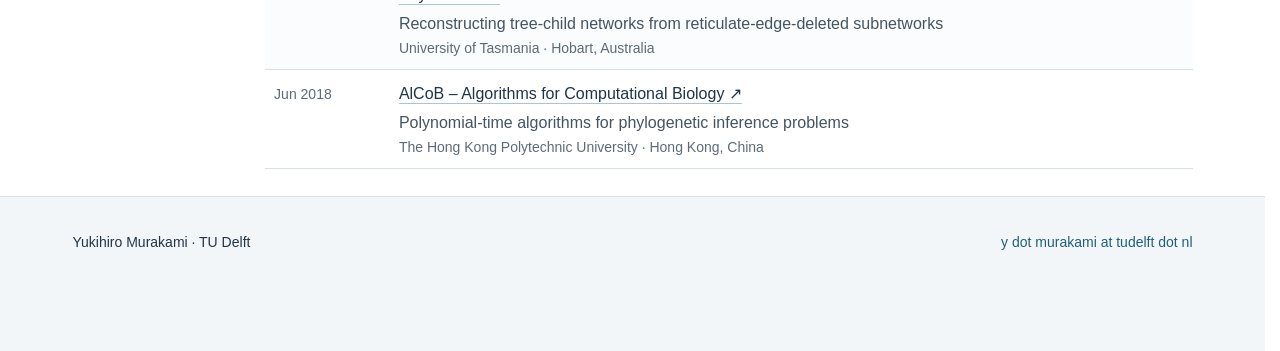
<file: organization.html>
<!doctype html>
<html lang="en">
<head>
  <meta charset="utf-8">
  <meta name="viewport" content="width=device-width, initial-scale=1">
  <meta name="description" content="Co-organized events and talks at workshops, conferences, and academic meetings.">
  <meta name="theme-color" content="#1f6078">
  
  
  <link rel="canonical" href="https://yukimurakami.nl/organization.html">
  <meta property="og:type" content="website">
  <meta property="og:url" content="https://yukimurakami.nl/organization.html">
  <meta property="og:title" content="Events &amp; Talks — Yukihiro Murakami">
  <meta property="og:description" content="Co-organized events and talks at workshops, conferences, and academic meetings.">
  <meta property="og:image" content="https://yukimurakami.nl/assets/yukihiro-murakami.jpg">
  <meta property="og:image:alt" content="Yukihiro Murakami">
  <title>Events &amp; Talks — Yukihiro Murakami</title>
  <link rel="icon" href="assets/favicon.svg" type="image/svg+xml">
  <link rel="stylesheet" href="assets/style.css?v=35">
  <script src="assets/layout.js?v=1" defer></script>
  <script src="assets/swipe.js?v=3" defer></script>
  <script src="assets/burn.js?v=2" defer></script>
  <script src="assets/commands.js?v=14" defer></script>
</head>
<body id="top" class="inner-page events-page">
  <a class="skip-link" href="#main">Skip to content</a>
  <header class="site-header">
    <div class="header-inner">
      <a class="wordmark" href="index.html" aria-label="Yukihiro Murakami, home">Y. Murakami</a>
      <nav class="main-nav" aria-label="Main navigation">
        <a href="index.html">Home</a>
        <a href="research.html">Research</a>
        <a href="education.html">Education</a>
        <a href="organization.html" aria-current="page">Events &amp; Talks</a>
      </nav>
    </div>
  </header>
  <main id="main" class="page-shell">
    <header class="page-intro">
      <h1>Events &amp; Talks</h1>
      <p class="page-lead">Co-organized events, talks, mini-courses, and workshop participation.</p>
      <nav class="section-nav" aria-label="On this page"><a href="#events">Events co-organized</a><a href="#talks">Talks</a></nav>
    </header>
    <section id="events" class="content-section" aria-labelledby="events-title">
      <div class="section-label"><span class="section-number" aria-hidden="true">01</span><h2 id="events-title">Events co-organized</h2></div>
      <div class="section-body">
        <article class="service-entry"><p class="entry-meta">Jun–Jul 2026 <span aria-hidden="true">·</span> Lorentz Center · Leiden, the Netherlands</p><h3><a href="https://www.lorentzcenter.nl/uniting-phylogenetic-network-research.html">Uniting Phylogenetic Network Research</a></h3><p>Co-organizer with Barbara Holland, Katharina T. Huber, Leo van Iersel, and Steven Kelk. A weeklong event bringing together researchers in algebraic geometry, statistics, combinatorics, algorithms, biology, and stemmatology.</p></article>
        <article class="service-entry"><p class="entry-meta">2024–2026 <span aria-hidden="true">·</span> TU Delft · Delft, the Netherlands</p><h3>Discrete Mathematics and Optimization MSc Day</h3><p>Organizer of the 2024, 2025, and 2026 editions. A half-day event where MSc students in the Discrete Mathematics and Optimization track present their thesis projects to peers and faculty.</p></article>
        <article class="service-entry"><p class="entry-meta">Mar 2025 <span aria-hidden="true">·</span> TU Delft · Delft, the Netherlands</p><h3><a href="https://sites.google.com/view/ddoc2025/">DDoC – Dutch Days of Combinatorics</a></h3><p>Co-organizer with Dion Gijswijt. An annual event bringing together combinatorics researchers in the Netherlands.</p></article>
        <article class="service-entry"><p class="entry-meta">Since Aug 2023 <span aria-hidden="true">·</span> TU Delft · Delft, the Netherlands</p><h3><a href="summer-school.html">TU Delft Mathematics Summer School</a></h3><p>Organizer and lecturer across four editions of a Wiskunde B mathematics refresher for students preparing to start a BSc programme at TU Delft.</p></article>
        <article class="service-entry"><p class="entry-meta">Aug 2023 <span aria-hidden="true">·</span> Waseda University · Tokyo, Japan</p><h3><a href="https://iciam2023.org/registered_data?id=02545">ICIAM – Challenges and Recent Advances in Phylogenetics</a></h3><p>Co-organizer with Momoko Hayamizu, Koyo Hayashi, and Hiroshi Hirai. Held as part of the International Congress on Industrial and Applied Mathematics.</p></article>
</div>
    </section>
    <section id="talks" class="content-section" aria-labelledby="talks-title">
      <div class="section-label"><span class="section-number" aria-hidden="true">02</span><h2 id="talks-title">Talks</h2></div>
      <div class="section-body">
        <ul class="talk-list"><li><time datetime="2026-08">Aug 2026</time><div><strong><a href="https://mfcs2026.irif.fr/">MFCS – Mathematical Foundations of Computer Science <span aria-hidden="true">↗</span></a></strong><span class="talk-title">Burning graph powers and branching trees</span><span class="talk-context">Paris, France</span></div></li><li><time datetime="2026-07">Jul 2026</time><div><strong><a href="https://www.lorentzcenter.nl/uniting-phylogenetic-network-research.html">Uniting Phylogenetic Network Research <span aria-hidden="true">↗</span></a></strong><span class="talk-title"><s>Why</s> When should I use orchards?</span><span class="talk-context">Lorentz Center · Leiden, the Netherlands</span></div></li><li><time datetime="2026-06">Jun 2026</time><div><strong><a href="https://sites.google.com/view/ddoc2026/">DDoC – Dutch Days of Combinatorics <span aria-hidden="true">↗</span></a></strong><span class="talk-title">List 3-coloring C<sub>4</sub>-free diameter-2 graphs</span><span class="talk-context">University of Groningen · Groningen, the Netherlands</span></div></li><li><time datetime="2026-06">Jun 2026</time><div><strong><a href="https://www.tudelft.nl/ewi/over-de-faculteit/afdelingen/applied-mathematics/discrete-mathematics-optimization/events/seminars-in-discrete-mathematics-and-optimization">Discrete Mathematics and Optimization seminar <span aria-hidden="true">↗</span></a></strong><span class="talk-title">List 3-coloring C<sub>4</sub>-free diameter-2 graphs</span><span class="talk-context">TU Delft · Delft, the Netherlands</span></div></li><li><time datetime="2026-04">Apr 2026</time><div><strong><a href="https://sites.google.com/view/iwpca/home">International Workshop on Probabilistic, Combinatorial, and Algorithmic Phylogenetics <span aria-hidden="true">↗</span></a></strong><span class="talk-title">Lower bounds for the orchard hybridization sequence problem</span><span class="talk-context">National Chengchi University · Taipei, Taiwan</span></div></li><li><time datetime="2026-01">Jan 2026</time><div><strong><a href="https://www.tudelft.nl/evenementen/2026/ewi/diam/lunch-colloquium/lunch-colloquium-yuki-murakami-tba">DIAM colloquium <span aria-hidden="true">↗</span></a></strong><span class="talk-title">What is graph burning?</span><span class="talk-context">TU Delft, Delft Institute of Applied Mathematics · Delft, the Netherlands</span></div></li><li><time datetime="2025-11">Nov 2025</time><div><strong><a href="https://ch.tudelft.nl/activities/event/2025/lunch-lecture-mathematics-16/">LunCH <span aria-hidden="true">↗</span></a></strong><span class="talk-title">What is graph burning?</span><span class="talk-context">Student association Christiaan Huygens, TU Delft · Delft, the Netherlands</span></div></li><li><time datetime="2025-11">Nov 2025</time><div><strong><a href="https://www.cwi.nl/en/events/research-semester-programmes/satellite-workshop-2-learned-methods-for-operations-research/">OPTIMAL – Learned methods for operations research <span aria-hidden="true">↗</span></a></strong><span class="talk-title">Learned algorithms for graph burning?</span><span class="talk-context">CWI research semester · Amsterdam, the Netherlands</span></div></li><li><time datetime="2025-01">Jan 2025</time><div><strong><a href="https://www.tudelft.nl/meet-eat-yuki-murakami-21-jan">Teaching Academy Meet &amp; Eat <span aria-hidden="true">↗</span></a></strong><span class="talk-title">Supporting the transition to university: insights on TU Delft’s Mathematics Summer School</span><span class="talk-context">TU Delft · Delft, the Netherlands</span></div></li><li><time datetime="2024-10">Oct 2024</time><div><strong><a href="https://www.thenetworkcenter.nl/">NETWORKS – Mini-course in phylogenetic networks (training week 18) <span aria-hidden="true">↗</span></a></strong><span class="talk-title">Practical cherry-picking FPT algorithms for hybridization number<br>On the triplet consistency problem</span><span class="talk-context">Doorn, the Netherlands</span></div></li><li><time datetime="2024-08">Aug 2024</time><div><strong>Applied mathematics seminar</strong><span class="talk-title">An orientation problem in phylogenetics</span><span class="talk-context">Waseda University, Department of Applied Mathematics · Tokyo, Japan</span></div></li><li><time datetime="2024-07">Jul 2024</time><div><strong>Informatics seminar</strong><span class="talk-title">An orientation problem in phylogenetics</span><span class="talk-context">Kyoto University, Graduate School of Informatics · Kyoto, Japan</span></div></li><li><time datetime="2024-05">May 2024</time><div><strong>Studia Stemmatologica X: Metaphérein – Theories and Methods of Stemmatology</strong><span class="talk-title">Exploring advanced phylogenetic methods in stemmatology</span><span class="talk-context">Monte Verità · Ascona, Switzerland</span></div></li><li><time datetime="2023-11">Nov 2023</time><div><strong><a href="http://www.maths.utas.edu.au/phylomania/phylomania2023.html">Phylomania <span aria-hidden="true">↗</span></a></strong><span class="talk-title">Proximity measures for phylogenetic networks</span><span class="talk-context">University of Tasmania · Hobart, Australia · Online</span></div></li><li><time datetime="2023-09">Sep 2023</time><div><strong><a href="https://acm-bcb.org/WABI/2023/">WABI – Workshop on Algorithms in Bioinformatics <span aria-hidden="true">↗</span></a></strong><span class="talk-title">Proximity measures for phylogenetic networks</span><span class="talk-context">Houston, United States</span></div></li><li><time datetime="2023-08">Aug 2023</time><div><strong><a href="https://iciam2023.org/registered_data?id=02545">ICIAM – International Congress on Industrial and Applied Mathematics <span aria-hidden="true">↗</span></a></strong><span class="talk-title">Proximity measures for phylogenetic network classes</span><span class="talk-context">Waseda University · Tokyo, Japan</span></div></li><li><time datetime="2022-07">Jul 2022</time><div><strong>Informatics seminar</strong><span class="talk-title">Picking cherries from phylogenetic networks</span><span class="talk-context">Kyoto University, Graduate School of Informatics · Kyoto, Japan</span></div></li><li><time datetime="2021-11">Nov 2021</time><div><strong><a href="https://irdta.eu/alcob2020-2021/">AlCoB – Algorithms for Computational Biology <span aria-hidden="true">↗</span></a></strong><span class="talk-title">On cherry-picking networks and their applications</span><span class="talk-context">University of Montana · Missoula, United States · Online · Two talks</span></div></li><li><time datetime="2020-09">Sep 2020</time><div><strong><a href="https://www.youtube.com/watch?v=kI8yIgDbAuI">Algorithms and Complexity in Phylogenetics seminar <span aria-hidden="true">↗</span></a></strong><span class="talk-title">On cherry-picking and network containment</span><span class="talk-context">Online</span></div></li><li><time datetime="2020-01">Jan 2020</time><div><strong><a href="https://www.swi-wiskunde.nl/swi2020/problems/knltb-a-model-for-optimal-rating-in-tennis-matches/">SWI – Studiegroep Wiskunde met de Industrie <span aria-hidden="true">↗</span></a></strong><span class="talk-title">Project: KNLTB – A model for optimal rating in tennis matches</span><span class="talk-context">Fontys University of Applied Sciences · Tilburg, the Netherlands · Workshop participant</span></div></li><li><time datetime="2020-01">Jan 2020</time><div><strong>ISM seminar</strong><span class="talk-title">On cherry-picking and network containment</span><span class="talk-context">Institute of Statistical Mathematics · Tachikawa, Japan</span></div></li><li><time datetime="2018-11">Nov 2018</time><div><strong><a href="http://www.maths.utas.edu.au/phylomania/phylomania2018.htm">Phylomania <span aria-hidden="true">↗</span></a></strong><span class="talk-title">Reconstructing tree-child networks from reticulate-edge-deleted subnetworks</span><span class="talk-context">University of Tasmania · Hobart, Australia</span></div></li><li><time datetime="2018-06">Jun 2018</time><div><strong><a href="https://irdta.eu/AlCoB2018/">AlCoB – Algorithms for Computational Biology <span aria-hidden="true">↗</span></a></strong><span class="talk-title">Polynomial-time algorithms for phylogenetic inference problems</span><span class="talk-context">The Hong Kong Polytechnic University · Hong Kong, China</span></div></li></ul></div>
    </section>
  </main>
  <footer class="site-footer"><div class="footer-inner"><span>Yukihiro Murakami · TU Delft</span><a href="mailto:y.murakami@tudelft.nl">y dot murakami at tudelft dot nl</a></div></footer>
  <a class="back-to-top" href="#top" aria-label="Back to top" title="Back to top"><span aria-hidden="true">↑</span></a>
  <button class="command-launcher" type="button" aria-label="Open command line" title="Open command line (`)" aria-haspopup="dialog" aria-controls="command-panel" aria-keyshortcuts="`" hidden><span aria-hidden="true">&gt;_</span></button>
  <dialog id="command-panel" class="command-panel" aria-labelledby="command-title" aria-describedby="command-hint">
    <div class="command-toolbar"><h2 id="command-title">Site terminal <span id="command-location"></span></h2><button class="command-close" type="button" aria-label="Close command line">Esc <span aria-hidden="true">×</span></button></div>
    <div class="command-content">
      <p id="command-hint">Use <code>ls</code> to explore this directory, <code>ls /</code> for main pages, or <code>help</code> for commands.</p>
      <div id="command-output" class="command-output" role="log" aria-live="polite" aria-relevant="additions"></div>
      <div id="burn-game" hidden></div>
      <form id="command-form" class="command-form">
        <span class="command-prompt" aria-hidden="true">&gt;</span>
        <input id="command-input" name="command" type="text" aria-label="Command" placeholder="cd /Education" autocomplete="off" autocapitalize="off" spellcheck="false" enterkeyhint="go">
        <button type="submit" aria-label="Run command">↵</button>
      </form>
      <p class="command-keys"><kbd>Tab</kbd> complete <span aria-hidden="true">·</span> <kbd>↑</kbd> <kbd>↓</kbd> history <span aria-hidden="true">·</span> <kbd>Esc</kbd> close</p>
    </div>
  </dialog>
</body>
</html>
</file>
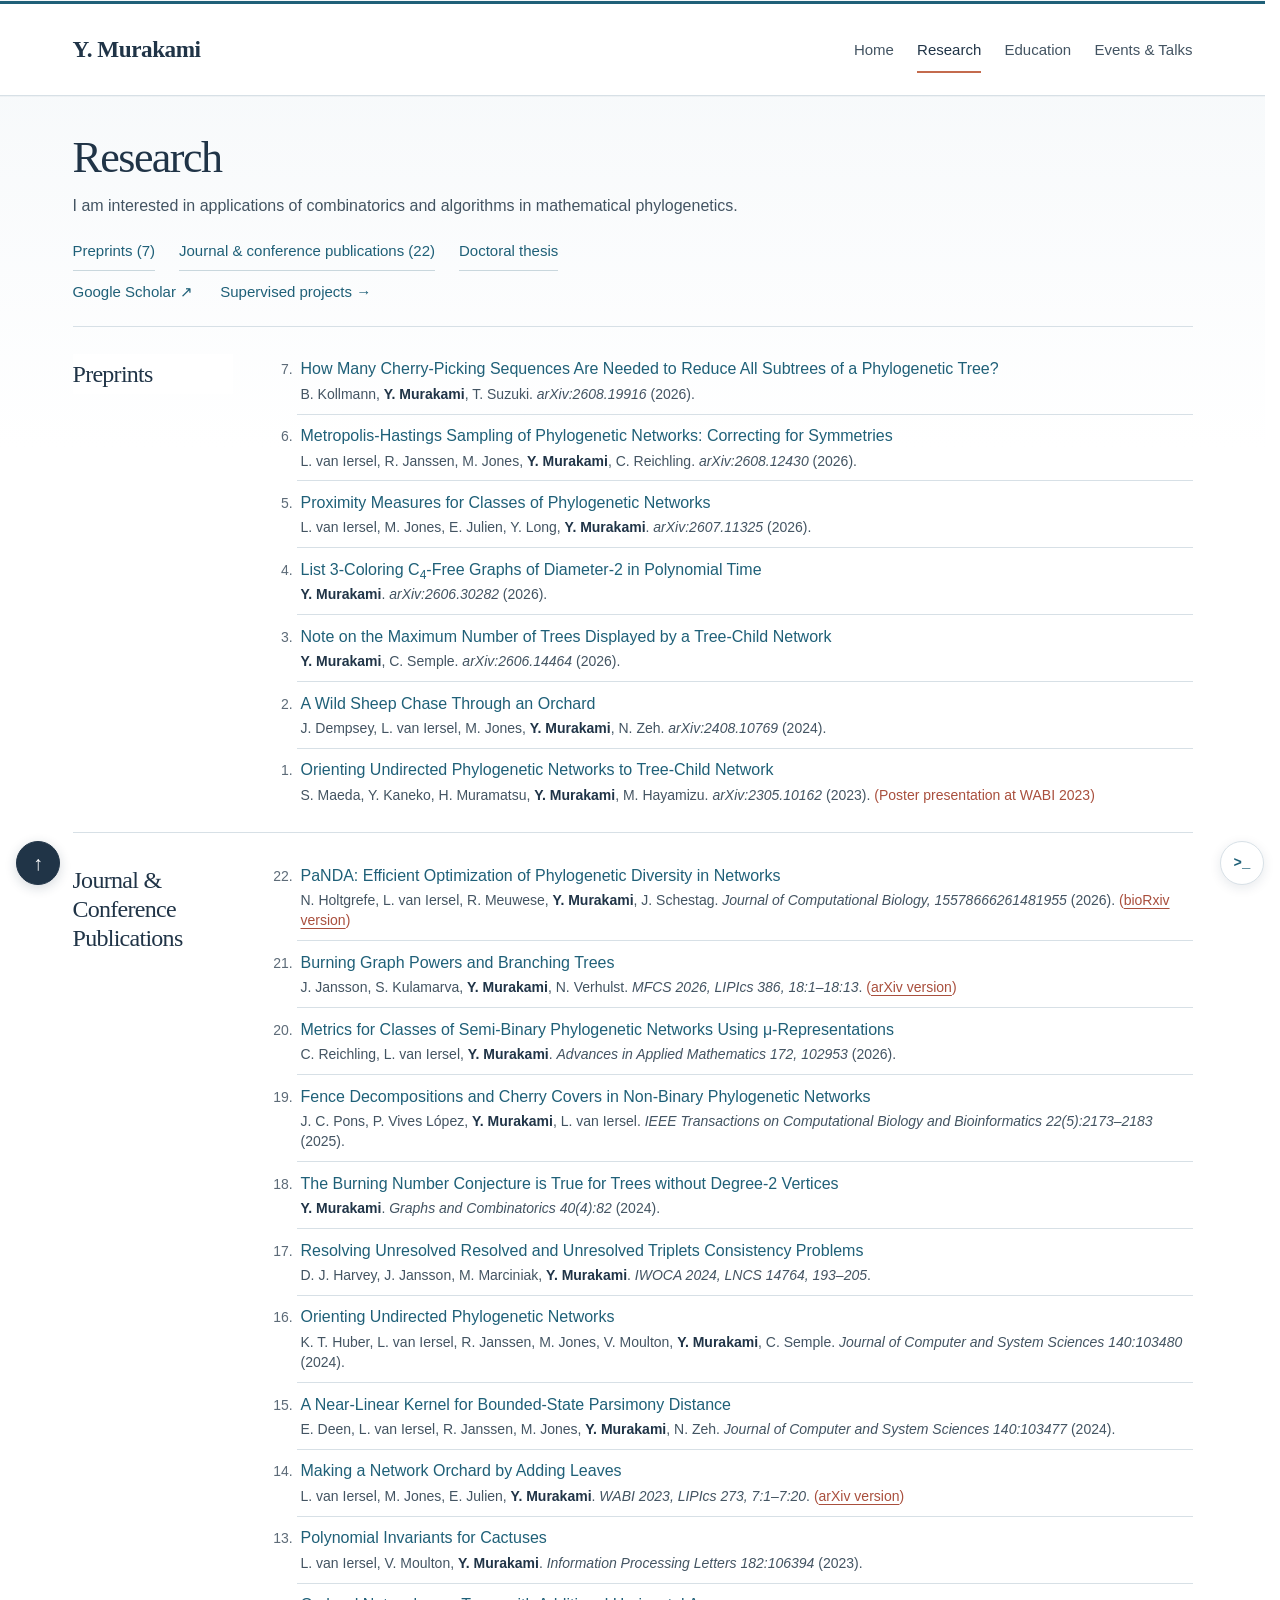
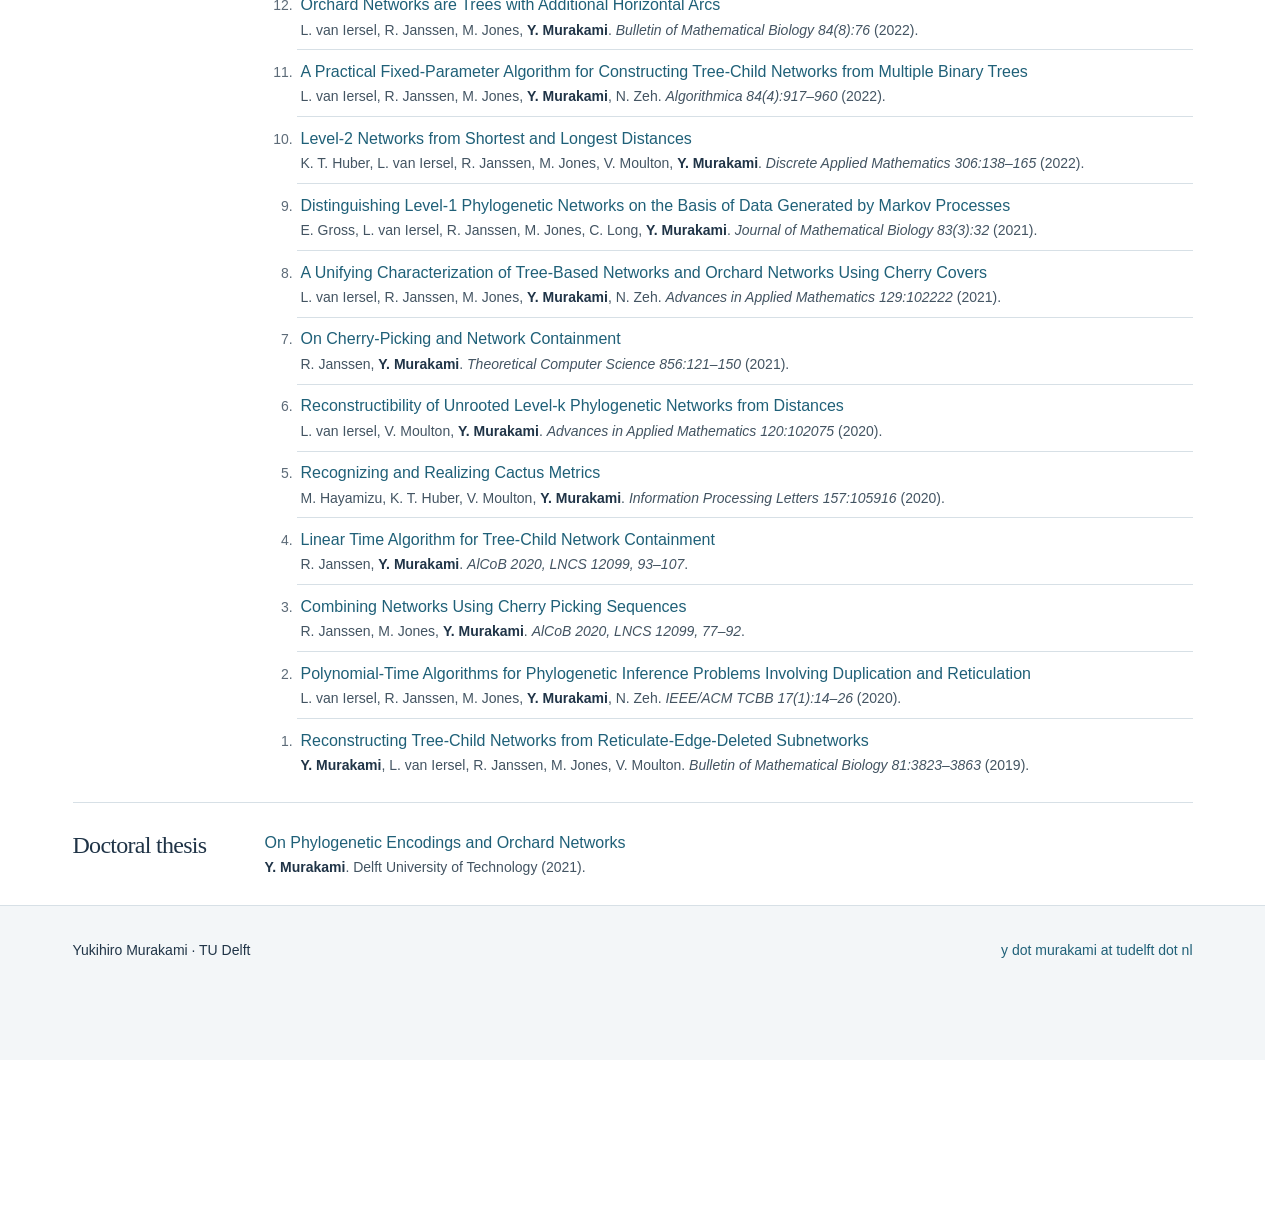
<file: publications.html>
<!doctype html>
<html lang="en">
<head>
  <meta charset="utf-8">
  <meta name="viewport" content="width=device-width, initial-scale=1">
  <meta name="description" content="Publications are listed on the Research page.">
  <meta name="theme-color" content="#1f6078">
  <meta http-equiv="refresh" content="0; url=research.html#journal-publications">
  <meta name="robots" content="noindex, follow">
  <link rel="canonical" href="https://yukimurakami.nl/research.html">
  <meta property="og:type" content="website">
  <meta property="og:url" content="https://yukimurakami.nl/research.html">
  <meta property="og:title" content="Publications — Yukihiro Murakami">
  <meta property="og:description" content="Publications are listed on the Research page.">
  <meta property="og:image" content="https://yukimurakami.nl/assets/yukihiro-murakami.jpg">
  <meta property="og:image:alt" content="Yukihiro Murakami">
  <title>Publications — Yukihiro Murakami</title>
  <link rel="icon" href="assets/favicon.svg" type="image/svg+xml">
  <link rel="stylesheet" href="assets/style.css?v=35">
  <script src="assets/layout.js?v=1" defer></script>
  <script src="assets/swipe.js?v=3" defer></script>
  <script src="assets/burn.js?v=2" defer></script>
  <script src="assets/commands.js?v=14" defer></script>
</head>
<body id="top" class="inner-page">
  <a class="skip-link" href="#main">Skip to content</a>
  <header class="site-header">
    <div class="header-inner">
      <a class="wordmark" href="index.html" aria-label="Yukihiro Murakami, home">Y. Murakami</a>
      <nav class="main-nav" aria-label="Main navigation">
        <a href="index.html">Home</a>
        <a href="research.html" aria-current="page">Research</a>
        <a href="education.html">Education</a>
        <a href="organization.html">Events &amp; Talks</a>
      </nav>
    </div>
  </header>
  <main id="main" class="page-shell">
    <header class="page-intro">
      <p class="eyebrow">Research</p>
      <h1>Publications</h1>
      <p class="page-lead">The full publication list is on the <a href="research.html#journal-publications">Research page</a>.</p>
      
    </header>
  </main>
  <footer class="site-footer"><div class="footer-inner"><span>Yukihiro Murakami · TU Delft</span><a href="mailto:y.murakami@tudelft.nl">y dot murakami at tudelft dot nl</a></div></footer>
  <a class="back-to-top" href="#top" aria-label="Back to top" title="Back to top"><span aria-hidden="true">↑</span></a>
  <button class="command-launcher" type="button" aria-label="Open command line" title="Open command line (`)" aria-haspopup="dialog" aria-controls="command-panel" aria-keyshortcuts="`" hidden><span aria-hidden="true">&gt;_</span></button>
  <dialog id="command-panel" class="command-panel" aria-labelledby="command-title" aria-describedby="command-hint">
    <div class="command-toolbar"><h2 id="command-title">Site terminal <span id="command-location"></span></h2><button class="command-close" type="button" aria-label="Close command line">Esc <span aria-hidden="true">×</span></button></div>
    <div class="command-content">
      <p id="command-hint">Use <code>ls</code> to explore this directory, <code>ls /</code> for main pages, or <code>help</code> for commands.</p>
      <div id="command-output" class="command-output" role="log" aria-live="polite" aria-relevant="additions"></div>
      <div id="burn-game" hidden></div>
      <form id="command-form" class="command-form">
        <span class="command-prompt" aria-hidden="true">&gt;</span>
        <input id="command-input" name="command" type="text" aria-label="Command" placeholder="cd /Education" autocomplete="off" autocapitalize="off" spellcheck="false" enterkeyhint="go">
        <button type="submit" aria-label="Run command">↵</button>
      </form>
      <p class="command-keys"><kbd>Tab</kbd> complete <span aria-hidden="true">·</span> <kbd>↑</kbd> <kbd>↓</kbd> history <span aria-hidden="true">·</span> <kbd>Esc</kbd> close</p>
    </div>
  </dialog>
</body>
</html>
</file>
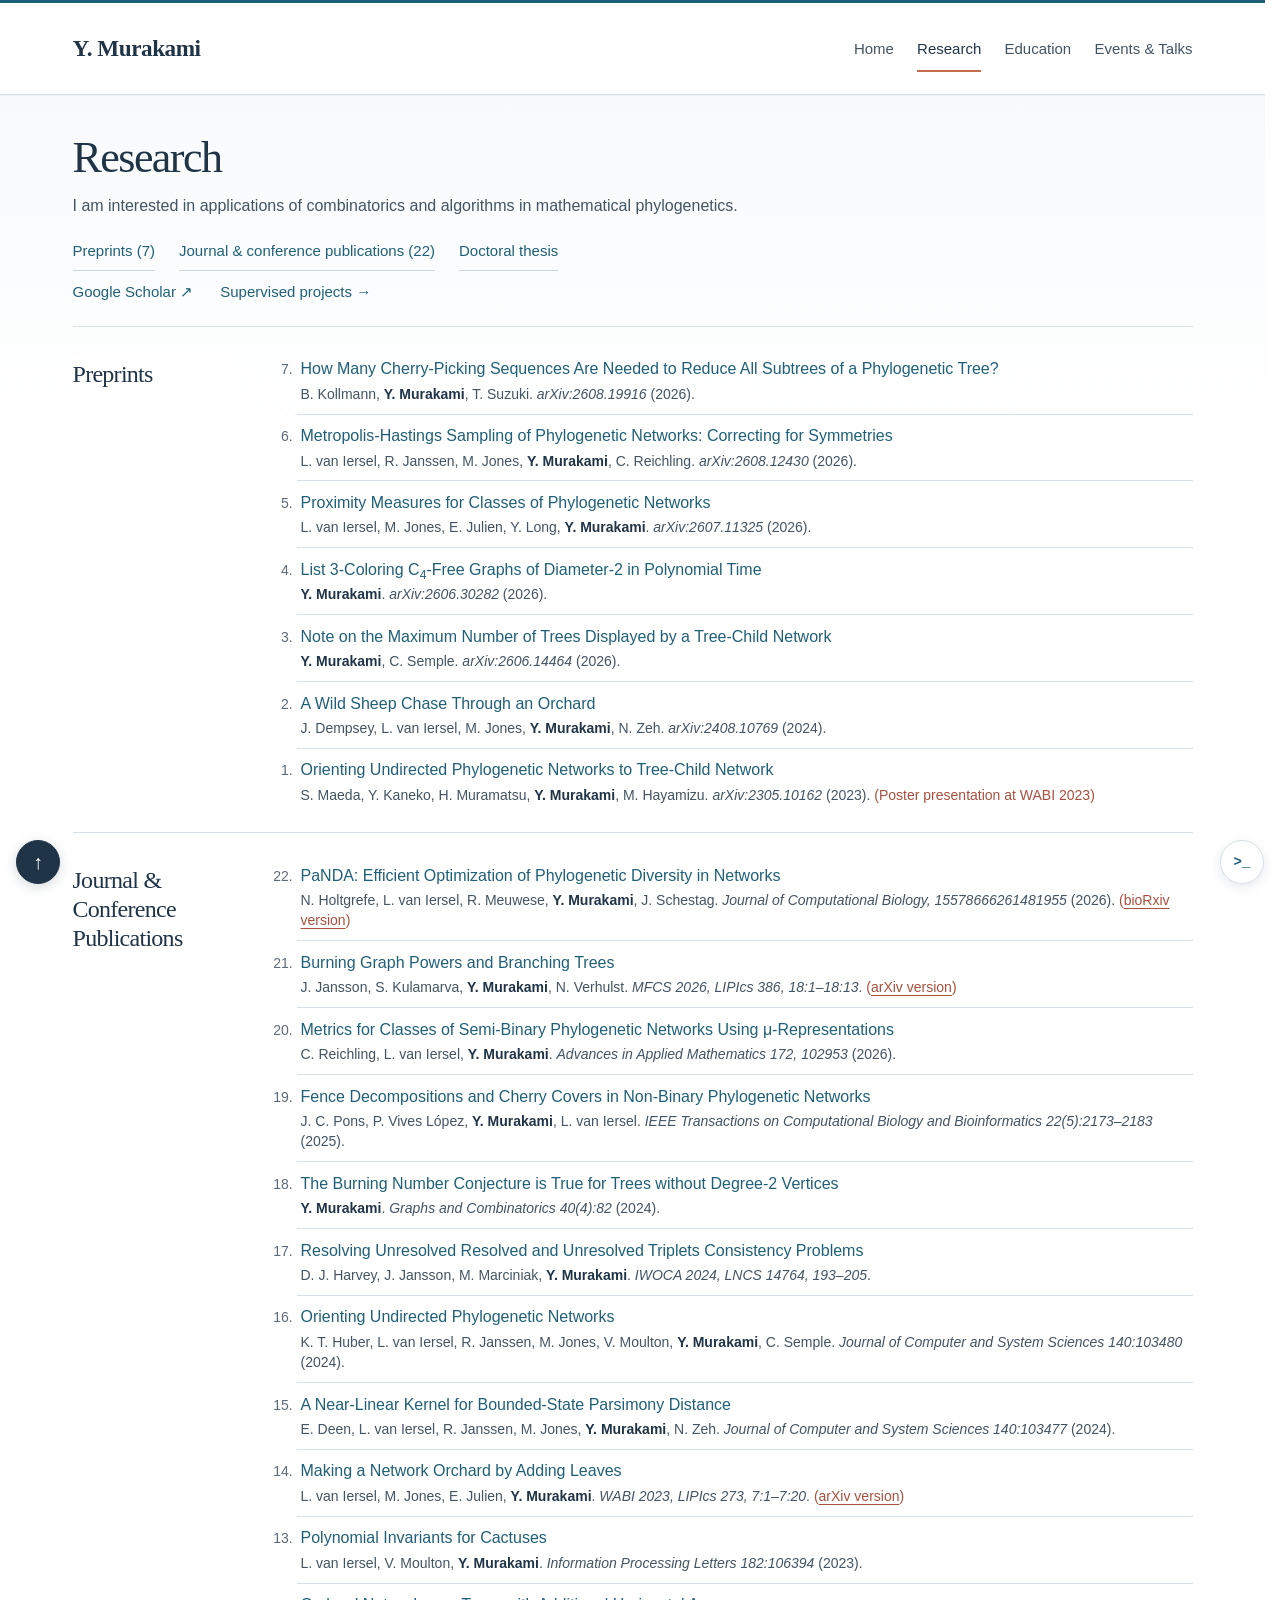
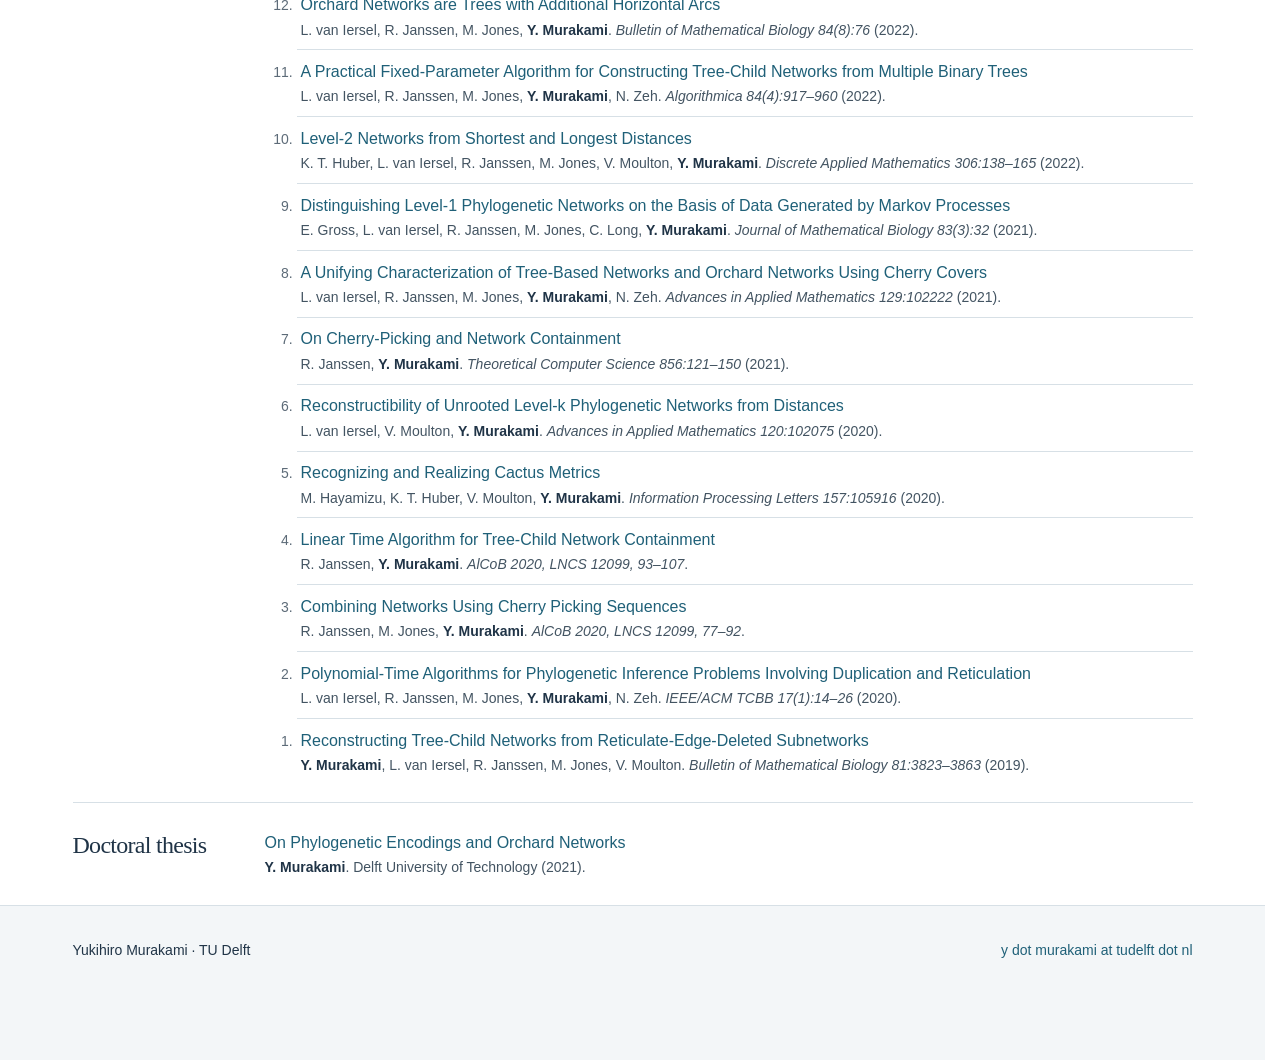
<file: research.html>
<!doctype html>
<html lang="en">
<head>
  <meta charset="utf-8">
  <meta name="viewport" content="width=device-width, initial-scale=1">
  <meta name="description" content="Research in mathematical phylogenetics, graph theory, and graph burning at TU Delft.">
  <meta name="theme-color" content="#1f6078">
  
  
  <link rel="canonical" href="https://yukimurakami.nl/research.html">
  <meta property="og:type" content="website">
  <meta property="og:url" content="https://yukimurakami.nl/research.html">
  <meta property="og:title" content="Research — Yukihiro Murakami">
  <meta property="og:description" content="Research in mathematical phylogenetics, graph theory, and graph burning at TU Delft.">
  <meta property="og:image" content="https://yukimurakami.nl/assets/yukihiro-murakami.jpg">
  <meta property="og:image:alt" content="Yukihiro Murakami">
  <title>Research — Yukihiro Murakami</title>
  <link rel="icon" href="assets/favicon.svg" type="image/svg+xml">
  <link rel="stylesheet" href="assets/style.css?v=35">
  <script src="assets/layout.js?v=1" defer></script>
  <script src="assets/swipe.js?v=3" defer></script>
  <script src="assets/burn.js?v=2" defer></script>
  <script src="assets/commands.js?v=14" defer></script>
</head>
<body id="top" class="inner-page research-page">
  <a class="skip-link" href="#main">Skip to content</a>
  <header class="site-header">
    <div class="header-inner">
      <a class="wordmark" href="index.html" aria-label="Yukihiro Murakami, home">Y. Murakami</a>
      <nav class="main-nav" aria-label="Main navigation">
        <a href="index.html">Home</a>
        <a href="research.html" aria-current="page">Research</a>
        <a href="education.html">Education</a>
        <a href="organization.html">Events &amp; Talks</a>
      </nav>
    </div>
  </header>
  <main id="main" class="page-shell">
    <header class="page-intro">
      <h1>Research</h1>
      <p class="page-lead">I am interested in applications of combinatorics and algorithms in mathematical phylogenetics.</p>
      <nav class="section-nav" aria-label="On this page"><a href="#preprints">Preprints (7)</a><a href="#journal-publications">Journal &amp; conference publications (22)</a><a href="#doctoral-thesis">Doctoral thesis</a></nav><div class="inline-links research-links"><a href="https://scholar.google.com/citations?user=JCRspVQAAAAJ&amp;hl=en&amp;oi=ao">Google Scholar ↗</a><a href="education.html#supervision">Supervised projects →</a></div>
    </header>
    <section id="preprints" class="content-section" aria-labelledby="preprints-title">
      <div class="section-label"><span class="section-number" aria-hidden="true">01</span><h2 id="preprints-title">Preprints</h2></div>
      <div class="section-body"><ol class="bibliography" reversed start="7">
          <li><h3><a href="https://arxiv.org/abs/2608.19916">How Many Cherry-Picking Sequences Are Needed to Reduce All Subtrees of a Phylogenetic Tree?</a></h3><p>B. Kollmann, <strong>Y. Murakami</strong>, T. Suzuki. <em>arXiv:2608.19916</em> (2026).</p></li>
          <li><h3><a href="https://arxiv.org/abs/2608.12430">Metropolis-Hastings Sampling of Phylogenetic Networks: Correcting for Symmetries</a></h3><p>L. van Iersel, R. Janssen, M. Jones, <strong>Y. Murakami</strong>, C. Reichling. <em>arXiv:2608.12430</em> (2026).</p></li>
          <li><h3><a href="https://arxiv.org/abs/2607.11325">Proximity Measures for Classes of Phylogenetic Networks</a></h3><p>L. van Iersel, M. Jones, E. Julien, Y. Long, <strong>Y. Murakami</strong>. <em>arXiv:2607.11325</em> (2026).</p></li>
          <li><h3><a href="https://arxiv.org/abs/2606.30282">List 3-Coloring C<sub>4</sub>-Free Graphs of Diameter-2 in Polynomial Time</a></h3><p><strong>Y. Murakami</strong>. <em>arXiv:2606.30282</em> (2026).</p></li>
          <li><h3><a href="https://arxiv.org/abs/2606.14464">Note on the Maximum Number of Trees Displayed by a Tree-Child Network</a></h3><p><strong>Y. Murakami</strong>, C. Semple. <em>arXiv:2606.14464</em> (2026).</p></li>
          <li><h3><a href="https://arxiv.org/abs/2408.10769">A Wild Sheep Chase Through an Orchard</a></h3><p>J. Dempsey, L. van Iersel, M. Jones, <strong>Y. Murakami</strong>, N. Zeh. <em>arXiv:2408.10769</em> (2024).</p></li>
          <li><h3><a href="https://arxiv.org/abs/2305.10162">Orienting Undirected Phylogenetic Networks to Tree-Child Network</a></h3><p>S. Maeda, Y. Kaneko, H. Muramatsu, <strong>Y. Murakami</strong>, M. Hayamizu. <em>arXiv:2305.10162</em> (2023). <span class="paper-status">(Poster presentation at WABI 2023)</span></p></li>
        </ol></div>
    </section>
    <section id="journal-publications" class="content-section" aria-labelledby="journal-publications-title">
      <div class="section-label"><span class="section-number" aria-hidden="true">02</span><h2 id="journal-publications-title">Journal &amp; Conference Publications</h2></div>
      <div class="section-body"><ol class="bibliography" reversed start="22">
          <li><h3><a href="https://doi.org/10.1177/15578666261481955">PaNDA: Efficient Optimization of Phylogenetic Diversity in Networks</a></h3><p>N. Holtgrefe, L. van Iersel, R. Meuwese, <strong>Y. Murakami</strong>, J. Schestag. <em>Journal of Computational Biology, 15578666261481955</em> (2026). <span class="paper-status">(<a href="https://doi.org/10.1101/2025.11.14.688467">bioRxiv version</a>)</span></p></li>
          <li><h3><a href="https://doi.org/10.4230/LIPIcs.MFCS.2026.18">Burning Graph Powers and Branching Trees</a></h3><p>J. Jansson, S. Kulamarva, <strong>Y. Murakami</strong>, N. Verhulst. <em>MFCS 2026, LIPIcs 386, 18:1–18:13</em>. <span class="paper-status">(<a href="https://arxiv.org/abs/2604.23004">arXiv version</a>)</span></p></li>
          <li><h3><a href="https://doi.org/10.1016/j.aam.2025.102953">Metrics for Classes of Semi-Binary Phylogenetic Networks Using μ-Representations</a></h3><p>C. Reichling, L. van Iersel, <strong>Y. Murakami</strong>. <em>Advances in Applied Mathematics 172, 102953</em> (2026).</p></li>
          <li><h3><a href="https://doi.org/10.1109/TCBBIO.2025.3587086">Fence Decompositions and Cherry Covers in Non-Binary Phylogenetic Networks</a></h3><p>J. C. Pons, P. Vives López, <strong>Y. Murakami</strong>, L. van Iersel. <em>IEEE Transactions on Computational Biology and Bioinformatics 22(5):2173–2183</em> (2025).</p></li>
          <li><h3><a href="https://doi.org/10.1007/s00373-024-02812-6">The Burning Number Conjecture is True for Trees without Degree-2 Vertices</a></h3><p><strong>Y. Murakami</strong>. <em>Graphs and Combinatorics 40(4):82</em> (2024).</p></li>
          <li><h3><a href="https://doi.org/10.1007/978-3-031-63021-7_15">Resolving Unresolved Resolved and Unresolved Triplets Consistency Problems</a></h3><p>D. J. Harvey, J. Jansson, M. Marciniak, <strong>Y. Murakami</strong>. <em>IWOCA 2024, LNCS 14764, 193–205</em>.</p></li>
          <li><h3><a href="https://doi.org/10.1016/j.jcss.2023.103480">Orienting Undirected Phylogenetic Networks</a></h3><p>K. T. Huber, L. van Iersel, R. Janssen, M. Jones, V. Moulton, <strong>Y. Murakami</strong>, C. Semple. <em>Journal of Computer and System Sciences 140:103480</em> (2024).</p></li>
          <li><h3><a href="https://doi.org/10.1016/j.jcss.2023.103477">A Near-Linear Kernel for Bounded-State Parsimony Distance</a></h3><p>E. Deen, L. van Iersel, R. Janssen, M. Jones, <strong>Y. Murakami</strong>, N. Zeh. <em>Journal of Computer and System Sciences 140:103477</em> (2024).</p></li>
          <li><h3><a href="https://doi.org/10.4230/LIPIcs.WABI.2023.7">Making a Network Orchard by Adding Leaves</a></h3><p>L. van Iersel, M. Jones, E. Julien, <strong>Y. Murakami</strong>. <em>WABI 2023, LIPIcs 273, 7:1–7:20</em>. <span class="paper-status">(<a href="https://arxiv.org/abs/2305.03106">arXiv version</a>)</span></p></li>
          <li><h3><a href="https://doi.org/10.1016/j.ipl.2023.106394">Polynomial Invariants for Cactuses</a></h3><p>L. van Iersel, V. Moulton, <strong>Y. Murakami</strong>. <em>Information Processing Letters 182:106394</em> (2023).</p></li>
          <li><h3><a href="https://doi.org/10.1007/s11538-022-01037-z">Orchard Networks are Trees with Additional Horizontal Arcs</a></h3><p>L. van Iersel, R. Janssen, M. Jones, <strong>Y. Murakami</strong>. <em>Bulletin of Mathematical Biology 84(8):76</em> (2022).</p></li>
          <li><h3><a href="https://doi.org/10.1007/s00453-021-00914-8">A Practical Fixed-Parameter Algorithm for Constructing Tree-Child Networks from Multiple Binary Trees</a></h3><p>L. van Iersel, R. Janssen, M. Jones, <strong>Y. Murakami</strong>, N. Zeh. <em>Algorithmica 84(4):917–960</em> (2022).</p></li>
          <li><h3><a href="https://doi.org/10.1016/j.dam.2021.09.026">Level-2 Networks from Shortest and Longest Distances</a></h3><p>K. T. Huber, L. van Iersel, R. Janssen, M. Jones, V. Moulton, <strong>Y. Murakami</strong>. <em>Discrete Applied Mathematics 306:138–165</em> (2022).</p></li>
          <li><h3><a href="https://doi.org/10.1007/s00285-021-01653-8">Distinguishing Level-1 Phylogenetic Networks on the Basis of Data Generated by Markov Processes</a></h3><p>E. Gross, L. van Iersel, R. Janssen, M. Jones, C. Long, <strong>Y. Murakami</strong>. <em>Journal of Mathematical Biology 83(3):32</em> (2021).</p></li>
          <li><h3><a href="https://doi.org/10.1016/j.aam.2021.102222">A Unifying Characterization of Tree-Based Networks and Orchard Networks Using Cherry Covers</a></h3><p>L. van Iersel, R. Janssen, M. Jones, <strong>Y. Murakami</strong>, N. Zeh. <em>Advances in Applied Mathematics 129:102222</em> (2021).</p></li>
          <li><h3><a href="https://doi.org/10.1016/j.tcs.2020.12.031">On Cherry-Picking and Network Containment</a></h3><p>R. Janssen, <strong>Y. Murakami</strong>. <em>Theoretical Computer Science 856:121–150</em> (2021).</p></li>
          <li><h3><a href="https://doi.org/10.1016/j.aam.2020.102075">Reconstructibility of Unrooted Level-k Phylogenetic Networks from Distances</a></h3><p>L. van Iersel, V. Moulton, <strong>Y. Murakami</strong>. <em>Advances in Applied Mathematics 120:102075</em> (2020).</p></li>
          <li><h3><a href="https://doi.org/10.1016/j.ipl.2020.105916">Recognizing and Realizing Cactus Metrics</a></h3><p>M. Hayamizu, K. T. Huber, V. Moulton, <strong>Y. Murakami</strong>. <em>Information Processing Letters 157:105916</em> (2020).</p></li>
          <li><h3><a href="https://doi.org/10.1007/978-3-030-42266-0_8">Linear Time Algorithm for Tree-Child Network Containment</a></h3><p>R. Janssen, <strong>Y. Murakami</strong>. <em>AlCoB 2020, LNCS 12099, 93–107</em>.</p></li>
          <li><h3><a href="https://doi.org/10.1007/978-3-030-42266-0_7">Combining Networks Using Cherry Picking Sequences</a></h3><p>R. Janssen, M. Jones, <strong>Y. Murakami</strong>. <em>AlCoB 2020, LNCS 12099, 77–92</em>.</p></li>
          <li><h3><a href="https://doi.org/10.1109/TCBB.2019.2934957">Polynomial-Time Algorithms for Phylogenetic Inference Problems Involving Duplication and Reticulation</a></h3><p>L. van Iersel, R. Janssen, M. Jones, <strong>Y. Murakami</strong>, N. Zeh. <em>IEEE/ACM TCBB 17(1):14–26</em> (2020).</p></li>
          <li><h3><a href="https://doi.org/10.1007/s11538-019-00641-w">Reconstructing Tree-Child Networks from Reticulate-Edge-Deleted Subnetworks</a></h3><p><strong>Y. Murakami</strong>, L. van Iersel, R. Janssen, M. Jones, V. Moulton. <em>Bulletin of Mathematical Biology 81:3823–3863</em> (2019).</p></li>
        </ol></div>
    </section>
    <section id="doctoral-thesis" class="content-section" aria-labelledby="doctoral-thesis-title">
      <div class="section-label"><span class="section-number" aria-hidden="true">03</span><h2 id="doctoral-thesis-title">Doctoral thesis</h2></div>
      <div class="section-body"><div class="research-thesis"><h3><a href="https://doi.org/10.4233/uuid:049932ab-4124-4639-a7e3-146ac4fd805d">On Phylogenetic Encodings and Orchard Networks</a></h3><p><strong>Y. Murakami</strong>. Delft University of Technology (2021).</p></div></div>
    </section>
  </main>
  <footer class="site-footer"><div class="footer-inner"><span>Yukihiro Murakami · TU Delft</span><a href="mailto:y.murakami@tudelft.nl">y dot murakami at tudelft dot nl</a></div></footer>
  <a class="back-to-top" href="#top" aria-label="Back to top" title="Back to top"><span aria-hidden="true">↑</span></a>
  <button class="command-launcher" type="button" aria-label="Open command line" title="Open command line (`)" aria-haspopup="dialog" aria-controls="command-panel" aria-keyshortcuts="`" hidden><span aria-hidden="true">&gt;_</span></button>
  <dialog id="command-panel" class="command-panel" aria-labelledby="command-title" aria-describedby="command-hint">
    <div class="command-toolbar"><h2 id="command-title">Site terminal <span id="command-location"></span></h2><button class="command-close" type="button" aria-label="Close command line">Esc <span aria-hidden="true">×</span></button></div>
    <div class="command-content">
      <p id="command-hint">Use <code>ls</code> to explore this directory, <code>ls /</code> for main pages, or <code>help</code> for commands.</p>
      <div id="command-output" class="command-output" role="log" aria-live="polite" aria-relevant="additions"></div>
      <div id="burn-game" hidden></div>
      <form id="command-form" class="command-form">
        <span class="command-prompt" aria-hidden="true">&gt;</span>
        <input id="command-input" name="command" type="text" aria-label="Command" placeholder="cd /Education" autocomplete="off" autocapitalize="off" spellcheck="false" enterkeyhint="go">
        <button type="submit" aria-label="Run command">↵</button>
      </form>
      <p class="command-keys"><kbd>Tab</kbd> complete <span aria-hidden="true">·</span> <kbd>↑</kbd> <kbd>↓</kbd> history <span aria-hidden="true">·</span> <kbd>Esc</kbd> close</p>
    </div>
  </dialog>
</body>
</html>
</file>
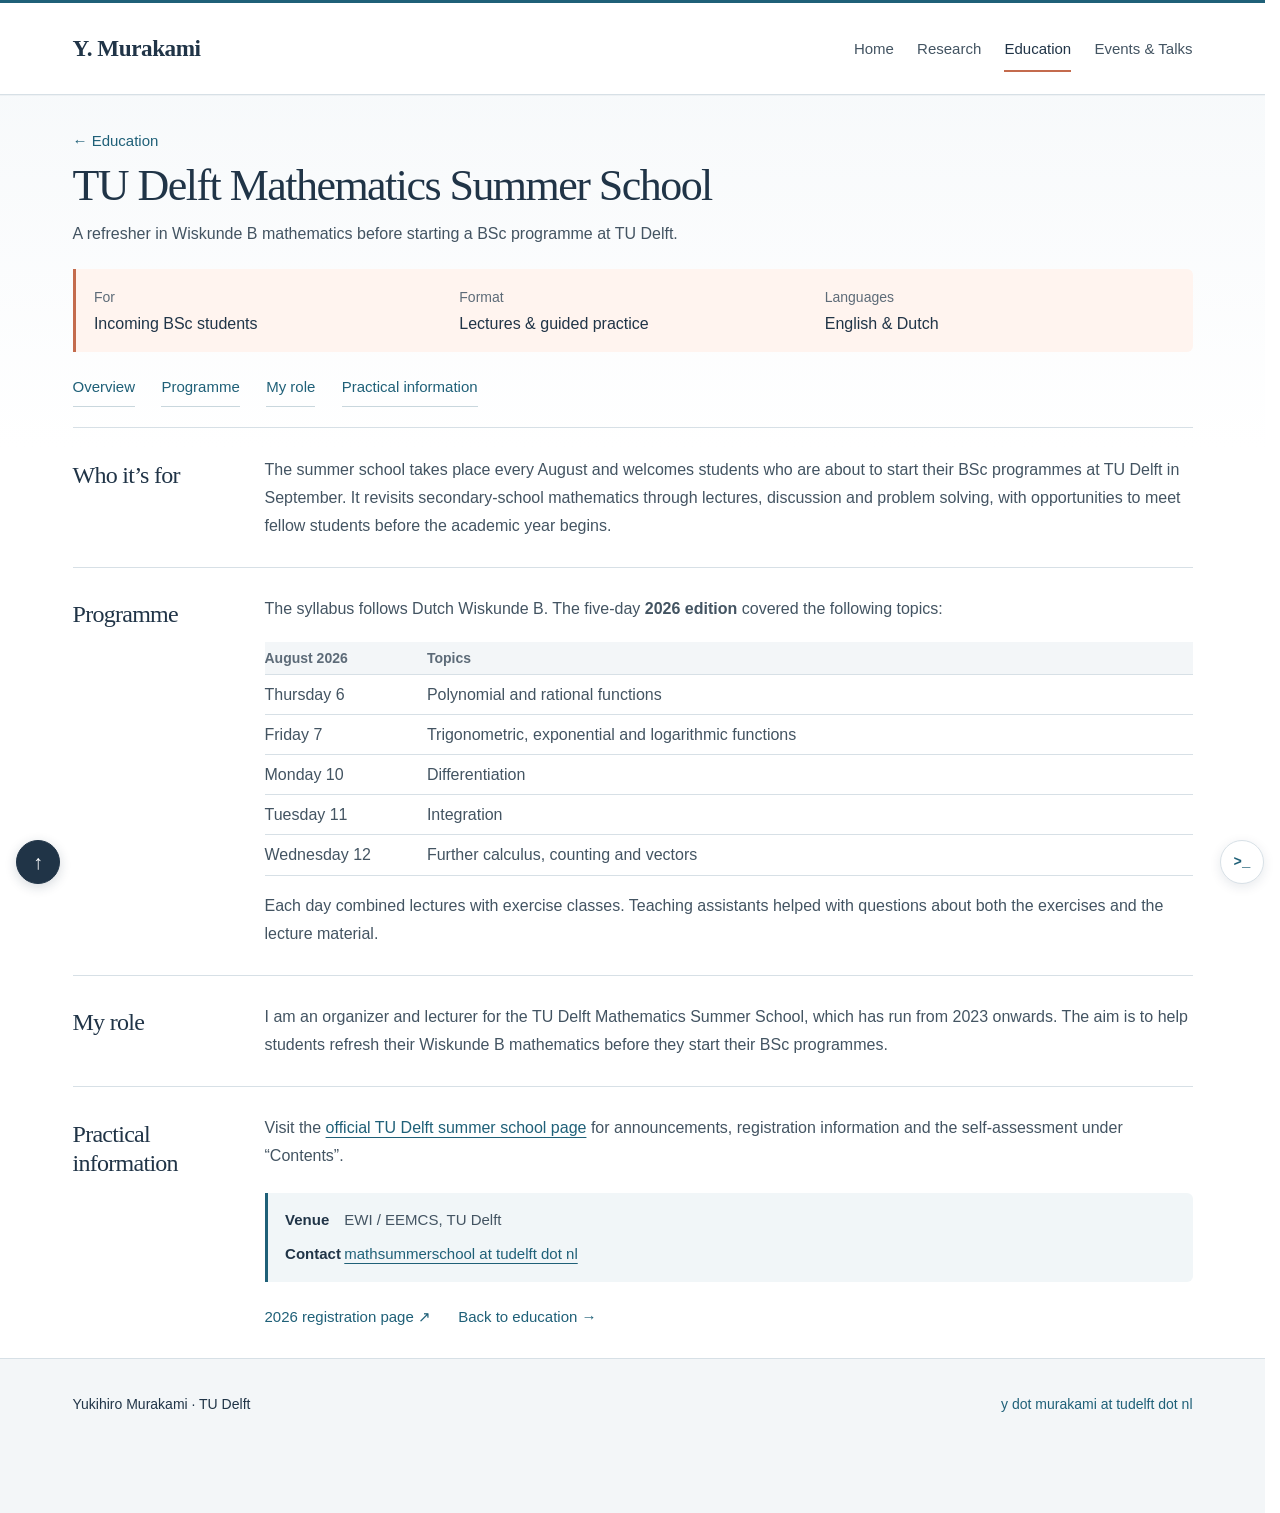
<file: summer-school.html>
<!doctype html>
<html lang="en">
<head>
  <meta charset="utf-8">
  <meta name="viewport" content="width=device-width, initial-scale=1">
  <meta name="description" content="TU Delft Mathematics Summer School: a Wiskunde B refresher for incoming BSc students, programme details and organization.">
  <meta name="theme-color" content="#1f6078">
  
  
  <link rel="canonical" href="https://yukimurakami.nl/summer-school.html">
  <meta property="og:type" content="website">
  <meta property="og:url" content="https://yukimurakami.nl/summer-school.html">
  <meta property="og:title" content="Mathematics Summer School — Yukihiro Murakami">
  <meta property="og:description" content="TU Delft Mathematics Summer School: a Wiskunde B refresher for incoming BSc students, programme details and organization.">
  <meta property="og:image" content="https://yukimurakami.nl/assets/yukihiro-murakami.jpg">
  <meta property="og:image:alt" content="Yukihiro Murakami">
  <title>Mathematics Summer School — Yukihiro Murakami</title>
  <link rel="icon" href="assets/favicon.svg" type="image/svg+xml">
  <link rel="stylesheet" href="assets/style.css?v=35">
  <script src="assets/layout.js?v=1" defer></script>
  <script src="assets/swipe.js?v=3" defer></script>
  <script src="assets/burn.js?v=2" defer></script>
  <script src="assets/commands.js?v=14" defer></script>
</head>
<body id="top" class="inner-page education-page summer-school-page">
  <a class="skip-link" href="#main">Skip to content</a>
  <header class="site-header">
    <div class="header-inner">
      <a class="wordmark" href="index.html" aria-label="Yukihiro Murakami, home">Y. Murakami</a>
      <nav class="main-nav" aria-label="Main navigation">
        <a href="index.html">Home</a>
        <a href="research.html">Research</a>
        <a href="education.html" aria-current="page">Education</a>
        <a href="organization.html">Events &amp; Talks</a>
      </nav>
    </div>
  </header>
  <main id="main" class="page-shell">
    <header class="page-intro">
      <a class="text-link" href="education.html#projects">← Education</a>
      <h1>TU Delft Mathematics Summer School</h1>
      <p class="page-lead">A refresher in Wiskunde B mathematics before starting a BSc programme at TU Delft.</p>
      <dl class="summer-school-facts">
        <div><dt>For</dt><dd>Incoming BSc students</dd></div>
        <div><dt>Format</dt><dd>Lectures &amp; guided practice</dd></div>
        <div><dt>Languages</dt><dd>English &amp; Dutch</dd></div>
      </dl>
      <nav class="section-nav" aria-label="On this page"><a href="#overview">Overview</a><a href="#programme">Programme</a><a href="#my-role">My role</a><a href="#practical">Practical information</a></nav>
    </header>
    <section id="overview" class="content-section" aria-labelledby="overview-title">
      <div class="section-label"><span class="section-number" aria-hidden="true">01</span><h2 id="overview-title">Who it’s for</h2></div>
      <div class="section-body">
        <p>The summer school takes place every August and welcomes students who are about to start their BSc programmes at TU Delft in September. It revisits secondary-school mathematics through lectures, discussion and problem solving, with opportunities to meet fellow students before the academic year begins.</p></div>
    </section>
    <section id="programme" class="content-section" aria-labelledby="programme-title">
      <div class="section-label"><span class="section-number" aria-hidden="true">02</span><h2 id="programme-title">Programme</h2></div>
      <div class="section-body">
        <p>The syllabus follows Dutch Wiskunde B. The five-day <strong>2026 edition</strong> covered the following topics:</p>
        <table class="teaching-table summer-school-schedule" aria-labelledby="programme-title">
          <thead><tr><th scope="col">August 2026</th><th scope="col">Topics</th></tr></thead>
          <tbody>
            <tr><td>Thursday 6</td><td>Polynomial and rational functions</td></tr>
            <tr><td>Friday 7</td><td>Trigonometric, exponential and logarithmic functions</td></tr>
            <tr><td>Monday 10</td><td>Differentiation</td></tr>
            <tr><td>Tuesday 11</td><td>Integration</td></tr>
            <tr><td>Wednesday 12</td><td>Further calculus, counting and vectors</td></tr>
          </tbody>
        </table>
        <p>Each day combined lectures with exercise classes. Teaching assistants helped with questions about both the exercises and the lecture material.</p></div>
    </section>
    <section id="my-role" class="content-section" aria-labelledby="my-role-title">
      <div class="section-label"><span class="section-number" aria-hidden="true">03</span><h2 id="my-role-title">My role</h2></div>
      <div class="section-body">
        <p>I am an organizer and lecturer for the TU Delft Mathematics Summer School, which has run from 2023 onwards. The aim is to help students refresh their Wiskunde B mathematics before they start their BSc programmes.</p></div>
    </section>
    <section id="practical" class="content-section" aria-labelledby="practical-title">
      <div class="section-label"><span class="section-number" aria-hidden="true">04</span><h2 id="practical-title">Practical information</h2></div>
      <div class="section-body">
        <p>Visit the <a href="https://www.tudelft.nl/en/ewi/over-de-faculteit/afdelingen/applied-mathematics/studeren/mathematics-summer-school">official TU Delft summer school page</a> for announcements, registration information and the self-assessment under “Contents”.</p>
        <dl class="profile-contact">
          <div><dt>Venue</dt><dd>EWI / EEMCS, TU Delft</dd></div>
          <div><dt>Contact</dt><dd><a href="mailto:mathsummerschool@tudelft.nl">mathsummerschool at tudelft dot nl</a></dd></div>
        </dl>
        <div class="inline-links"><a href="https://www.aanmelder.nl/tudelftmathsummerschool2026/home">2026 registration page ↗</a><a href="education.html#projects">Back to education →</a></div></div>
    </section>
  </main>
  <footer class="site-footer"><div class="footer-inner"><span>Yukihiro Murakami · TU Delft</span><a href="mailto:y.murakami@tudelft.nl">y dot murakami at tudelft dot nl</a></div></footer>
  <a class="back-to-top" href="#top" aria-label="Back to top" title="Back to top"><span aria-hidden="true">↑</span></a>
  <button class="command-launcher" type="button" aria-label="Open command line" title="Open command line (`)" aria-haspopup="dialog" aria-controls="command-panel" aria-keyshortcuts="`" hidden><span aria-hidden="true">&gt;_</span></button>
  <dialog id="command-panel" class="command-panel" aria-labelledby="command-title" aria-describedby="command-hint">
    <div class="command-toolbar"><h2 id="command-title">Site terminal <span id="command-location"></span></h2><button class="command-close" type="button" aria-label="Close command line">Esc <span aria-hidden="true">×</span></button></div>
    <div class="command-content">
      <p id="command-hint">Use <code>ls</code> to explore this directory, <code>ls /</code> for main pages, or <code>help</code> for commands.</p>
      <div id="command-output" class="command-output" role="log" aria-live="polite" aria-relevant="additions"></div>
      <div id="burn-game" hidden></div>
      <form id="command-form" class="command-form">
        <span class="command-prompt" aria-hidden="true">&gt;</span>
        <input id="command-input" name="command" type="text" aria-label="Command" placeholder="cd /Education" autocomplete="off" autocapitalize="off" spellcheck="false" enterkeyhint="go">
        <button type="submit" aria-label="Run command">↵</button>
      </form>
      <p class="command-keys"><kbd>Tab</kbd> complete <span aria-hidden="true">·</span> <kbd>↑</kbd> <kbd>↓</kbd> history <span aria-hidden="true">·</span> <kbd>Esc</kbd> close</p>
    </div>
  </dialog>
</body>
</html>
</file>
<file: assets/style.css>
/* Shared theme. Change these values to adjust the site palette. */
:root {
  color-scheme: light;
  --ink: #203447;
  --body: #435462;
  --muted: #5d6b78;
  --accent: #1f6078;
  --accent-bright: #c46b4d;
  --warm: #a94f3d;
  --line: #d7e0e6;
  --wash: #f3f6f8;
  --paper: #ffffff;
  --serif: Georgia, 'Times New Roman', serif;
  --sans: 'Segoe UI', 'Helvetica Neue', Arial, sans-serif;
}
* { box-sizing: border-box; }
/* Keep centered content aligned when a page or the terminal hides the scrollbar. */
html { overflow-y: scroll; scrollbar-gutter: stable; scroll-behavior: smooth; scroll-padding-top: calc(var(--header-height, 95px) + 1rem); }
body { margin: 0; background: linear-gradient(180deg, #f5f8fa 0, var(--paper) 28rem); color: var(--body); font-family: var(--sans); font-size: 1rem; line-height: 1.75; -webkit-font-smoothing: antialiased; }
a { color: var(--accent); text-decoration-thickness: 1px; text-underline-offset: .24em; }
a:hover { text-decoration: underline; color: var(--ink); }
a:focus-visible { outline: 3px solid var(--accent); outline-offset: 5px; border-radius: 2px; }
::selection { background: #ffe1d4; color: var(--ink); }
p { margin: 0 0 1.2rem; }
h1, h2, h3 { margin: 0; color: var(--ink); font-weight: 400; }
.skip-link { position: fixed; left: 1rem; top: -6rem; z-index: 10; padding: .65rem 1rem; background: var(--ink); color: #fff; }
.skip-link:focus { top: 1rem; color: #fff; }
.site-header { position: sticky; top: 0; z-index: 10; border-top: 3px solid var(--accent); border-bottom: 1px solid var(--line); background: rgb(255 255 255 / 92%); box-shadow: 0 1px 0 rgb(32 52 71 / 4%); backdrop-filter: blur(12px); }
.header-inner, .page-shell, .footer-inner { width: min(1120px, calc(100% - 5rem)); margin-inline: auto; }
.header-inner { min-height: 91px; display: flex; align-items: center; justify-content: space-between; gap: 2rem; }
.wordmark { font-family: var(--serif); font-size: 1.45rem; font-weight: 700; letter-spacing: -.02em; color: var(--ink); text-decoration: none; white-space: nowrap; }
nav { display: flex; align-items: center; gap: 1.85rem; flex-wrap: wrap; }
nav a { color: var(--body); font-size: .9375rem; text-decoration: none; padding-block: .6rem; }
nav a:hover { color: var(--accent); }
.intro { display: grid; grid-template-columns: minmax(0, 1.65fr) minmax(0, 1fr); gap: 3.5rem; padding-block: 3.5rem 3.8rem; align-items: center; }
.eyebrow { color: var(--accent); font-size: .9375rem; line-height: 1.6; letter-spacing: .02em; font-weight: 600; }
.eyebrow span { color: var(--accent); padding-inline: .45rem; }
h1 { font-family: var(--serif); font-size: clamp(2.8rem, 4.7vw, 3.8rem); line-height: 1.13; letter-spacing: -.04em; margin: .2rem 0 1.55rem; }
.intro-lead { color: var(--ink); font-family: var(--serif); font-size: clamp(1.55rem, 2.1vw, 1.85rem); line-height: 1.36; letter-spacing: -.015em; margin-bottom: 1.35rem; }
.bio { max-width: 39rem; font-size: 1.0625rem; line-height: 1.85; }
.profile-contact { margin: 1.4rem 0; padding: .9rem 1.1rem; border-left: 3px solid var(--accent); background: #f1f6f8; border-radius: 0 6px 6px 0; font-size: .9375rem; line-height: 1.75; }
.profile-contact > div { display: grid; grid-template-columns: 3.2rem minmax(0, 1fr); gap: .5rem; }
.profile-contact > div + div { margin-top: .5rem; }
.profile-contact dt { font-weight: 600; color: var(--ink); }
.profile-contact dd { margin: 0; overflow-wrap: anywhere; }
.profile-links { display: flex; align-items: center; flex-wrap: wrap; gap: .7rem 1.6rem; margin-top: 1.85rem; }
.profile-links a { font-size: .9375rem; text-decoration: none; white-space: nowrap; padding: .35rem .8rem; background: #edf4f5; border: 1px solid #d5e5e8; border-radius: 4px; }
.profile-links a:hover { text-decoration: underline; }
.profile-links a span { margin-left: .2rem; }
.profile-links .primary-link { background: var(--accent); border-color: var(--accent); color: white; padding: .6rem 1rem; }
.profile-links .primary-link:hover { background: var(--accent); }
.network-figure { margin: 0; align-self: center; background: #eef0ff; padding: 1.4rem 1.6rem; border-radius: 24px; }
.profile-photo { margin: 0; width: 100%; max-width: 25rem; justify-self: end; overflow: hidden; border: 1px solid var(--line); border-radius: 8px; background: var(--wash); box-shadow: 0 12px 30px rgb(32 52 71 / 10%); }
.profile-photo img { display: block; width: 100%; height: auto; image-rendering: auto; }
.figure-heading { display: flex; justify-content: space-between; gap: 1rem; color: var(--muted); font-size: .8125rem; line-height: 1.6; letter-spacing: .025em; }
.figure-heading span:last-child { color: var(--accent); font-variant-numeric: tabular-nums; }
.network { width: 100%; height: auto; display: block; margin: 1rem auto .7rem; }
.network-edges { stroke: #848ac1; stroke-width: 2; }
.network-edges .reticulation-edges { stroke: var(--warm); stroke-width: 2.7; }
.network-nodes { fill: var(--ink); }
.reticulation-halo { fill: #ffdfce; }
.reticulation-node { fill: var(--warm); }
.leaf-labels { font-family: var(--serif); font-size: 19px; font-style: italic; fill: var(--ink); }
figcaption { border-top: 1px solid #d6d9ef; padding-top: .8rem; color: var(--muted); font-size: .875rem; line-height: 1.75; }
.legend-dot { display: inline-block; width: 6px; height: 6px; border-radius: 50%; background: var(--warm); margin-right: .2rem; vertical-align: middle; }
.content-section { display: grid; grid-template-columns: 210px minmax(0, 1fr); gap: 3rem; padding-block: 2.8rem 3rem; border-top: 1px solid var(--line); }
.section-number { display: none; }
h2 { font-family: var(--serif); font-size: 1.85rem; line-height: 1.2; letter-spacing: -.03em; }
.section-body { min-width: 0; }
.section-intro { color: var(--ink); font-family: var(--serif); font-size: 1.5rem; line-height: 1.45; letter-spacing: -.015em; max-width: 40rem; }
.research-topics { margin: 1.8rem 0 0; display: grid; grid-template-columns: repeat(3, minmax(0, 1fr)); gap: 1.6rem; }
.research-topics div { border-top: 2px solid var(--line); padding-top: 1rem; }
.research-topics div:nth-child(1) { border-top-color: #5d69cb; }
.research-topics div:nth-child(2) { border-top-color: var(--accent-bright); }
.research-topics div:nth-child(3) { border-top-color: #428c79; }
.research-topics dt { font-weight: 600; color: var(--ink); font-size: 1rem; line-height: 1.5; margin-bottom: .6rem; }
.research-topics dd { margin: 0; font-size: .9375rem; line-height: 1.75; }
.publications-top { display: flex; justify-content: space-between; align-items: baseline; flex-wrap: wrap; gap: .5rem 1rem; margin-bottom: .3rem; }
.publications-top p, .publications-top a { font-size: .875rem; margin: 0; }
.publications-top p { color: var(--muted); }
.publications-top a { text-decoration: none; }
.publication { display: grid; grid-template-columns: 45px minmax(0, 1fr); gap: 1.5rem; padding-block: 1.8rem; border-bottom: 1px solid var(--line); }
.publication-year { color: var(--muted); font-size: .875rem; line-height: 1.85; font-variant-numeric: tabular-nums; }
.publication h3 { font-family: var(--serif); font-size: 1.35rem; line-height: 1.4; letter-spacing: -.01em; margin-bottom: .55rem; }
.publication h3 a { text-decoration: none; color: var(--ink); }
.publication h3 a:hover { color: var(--accent); text-decoration: underline; }
.authors, .venue { font-size: .9375rem; line-height: 1.7; margin-bottom: .3rem; }
.authors strong { font-weight: 600; color: var(--ink); }
.venue { color: var(--muted); }
.paper-links { display: flex; flex-wrap: wrap; gap: 1.1rem; margin-top: .75rem; }
.paper-links a { font-size: .875rem; line-height: 1.7; text-decoration: none; }
.paper-links a:hover { text-decoration: underline; }
.thesis { margin-top: 2rem; border-left: 2px solid var(--accent); padding-left: 1.3rem; }
.thesis .eyebrow { font-size: .8125rem; margin-bottom: .55rem; }
.thesis h3 { font-family: var(--serif); font-size: 1.25rem; line-height: 1.45; margin-bottom: .4rem; }
.thesis h3 a { color: var(--ink); text-decoration: none; }
.thesis h3 a:hover { text-decoration: underline; color: var(--accent); }
.thesis > p:last-child { margin: 0; color: var(--muted); font-size: .9375rem; }
.contact-section { padding-bottom: 4.7rem; }
.contact-grid { display: grid; grid-template-columns: 1fr 1fr; gap: 2rem; align-items: start; padding-top: .25rem; }
.contact-label { color: var(--muted); font-size: .875rem; margin-bottom: .35rem; }
.email-link { font-size: 1.0625rem; text-decoration: none; overflow-wrap: anywhere; }
address { font-style: normal; font-size: .9375rem; line-height: 1.9; }
.site-footer { border-top: 1px solid var(--line); background: var(--wash); }
.footer-inner { display: flex; flex-wrap: wrap; gap: .7rem 2rem; align-items: center; justify-content: space-between; min-height: 90px; padding-block: 1.2rem; color: var(--muted); font-size: .875rem; }
.footer-inner > span:first-child { color: var(--ink); }
.footer-inner a { text-decoration: none; }
.footer-dot { padding-inline: .35rem; }
.back-to-top {
  position: fixed;
  left: max(1rem, env(safe-area-inset-left));
  bottom: max(1rem, env(safe-area-inset-bottom));
  z-index: 5;
  display: inline-flex;
  align-items: center;
  justify-content: center;
  gap: .5rem;
  width: 44px;
  min-height: 44px;
  padding: .5rem;
  border: 1px solid var(--ink);
  border-radius: 999px;
  background: var(--ink);
  color: white;
  font-size: .875rem;
  font-weight: 600;
  line-height: 1.3;
  text-decoration: none;
  box-shadow: 0 3px 12px rgb(20 43 67 / 18%);
}
.back-to-top span { font-size: 1.25rem; line-height: 1; }
.back-to-top:hover { color: white; background: var(--accent); border-color: var(--accent); text-decoration: none; }
.back-to-top:focus-visible { border-radius: 999px; }
.command-launcher {
  position: fixed;
  right: max(1rem, env(safe-area-inset-right));
  bottom: max(1rem, env(safe-area-inset-bottom));
  z-index: 5;
  display: inline-flex;
  align-items: center;
  justify-content: center;
  width: 44px;
  min-height: 44px;
  padding: .5rem;
  border: 1px solid var(--line);
  border-radius: 999px;
  background: white;
  color: var(--ink);
  box-shadow: 0 3px 12px rgb(20 43 67 / 10%);
  font: 600 .875rem/1.3 var(--sans);
  cursor: pointer;
}
.command-launcher[hidden] { display: none; }
.command-launcher > span { color: var(--accent); font-family: Consolas, 'Courier New', monospace; }
.command-launcher:hover { border-color: var(--accent); }
.command-launcher:focus-visible, .command-panel button:focus-visible { outline: 3px solid var(--accent); outline-offset: 4px; }
.command-panel a:focus-visible, .command-panel button:focus-visible { outline-color: #91d6f3; }
html.command-open { overflow: hidden; }
.command-panel {
  position: fixed;
  inset: 0 0 auto;
  width: min(52rem, calc(100% - 2rem));
  max-width: none;
  max-height: 80vh;
  max-height: 80dvh;
  margin: 0 auto;
  padding: 0;
  overflow: auto;
  border: 1px solid #3c5267;
  border-top: 3px solid var(--accent-bright);
  border-radius: 0 0 10px 10px;
  background: #102335;
  color: #e5edf4;
  box-shadow: 0 12px 45px rgb(6 20 33 / 30%);
  font-family: Consolas, 'Courier New', monospace;
  font-size: 1rem;
  line-height: 1.55;
  color-scheme: dark;
}
.command-panel[open] { animation: command-drop .18s ease-out; }
.command-panel::backdrop { background: rgb(20 43 67 / 25%); }
.command-toolbar { display: flex; align-items: center; justify-content: space-between; gap: 1rem; padding: .65rem 1.2rem; border-bottom: 1px solid #334b60; }
.command-toolbar h2 { color: #e5edf4; font: 600 .875rem/1.4 Consolas, 'Courier New', monospace; letter-spacing: 0; }
#command-location { color: #91d6f3; margin-left: .5rem; font-weight: 400; }
.command-close { display: inline-flex; align-items: center; gap: .65rem; min-height: 36px; padding: .15rem .4rem; border: 0; background: none; color: #becfdd; cursor: pointer; font: .875rem/1.4 var(--sans); }
.command-close span { font-size: 1.5rem; }
.command-content { padding: 1rem 1.2rem; }
#command-hint { color: #becfdd; font-size: .875rem; margin-bottom: .7rem; }
#command-hint code { font: inherit; color: #91d6f3; }
.command-output { max-height: 18rem; max-height: min(18rem, 35dvh); overflow-y: auto; overflow-wrap: anywhere; }
.command-output p { margin: 0 0 .55rem; white-space: pre-wrap; }
.command-echo { color: #8fadbf; }
.command-error { color: #ffbfad; }
.command-pages { display: flex; flex-wrap: wrap; gap: .3rem 1.2rem; }
.command-pages a { color: #91d6f3; }
.command-form { display: flex; align-items: center; gap: .55rem; margin-top: .6rem; padding: .3rem .2rem .3rem .65rem; border: 1px solid #56748d; border-radius: 4px; }
.command-form:focus-within { border-color: #91d6f3; outline: 1px solid #91d6f3; }
.command-prompt { color: #91d6f3; font-weight: 700; }
.command-form input { flex: 1; min-width: 0; padding: .3rem 0; background: transparent; border: 0; color: white; font: 1rem/1.5 Consolas, 'Courier New', monospace; caret-color: #91d6f3; outline: none; }
.command-form input::placeholder { color: #8fadbf; opacity: 1; }
.command-form button { min-width: 44px; min-height: 40px; padding: .3rem; background: transparent; border: 0; color: #91d6f3; font-size: 1.35rem; cursor: pointer; }
.command-keys { color: #becfdd; font-size: .8125rem; margin: .65rem 0 0; }
.command-keys kbd { color: #e5edf4; font: inherit; }
.command-keys > span { margin-inline: .4rem; }
.command-playing #command-hint, .command-playing .command-keys { display: none; }
.command-playing .command-output { max-height: 4.5rem; }
.burn-game { margin-top: .65rem; padding: .85rem; border: 1px solid #56748d; border-radius: 8px; background: #132b3e; }
.burn-game[hidden] { display: none; }
.burn-header { display: flex; flex-wrap: wrap; justify-content: space-between; align-items: baseline; gap: .2rem .75rem; margin-bottom: .45rem; }
.burn-title { color: #ffc38d; font: 600 1rem/1.4 Consolas, 'Courier New', monospace; }
.burn-score { color: #e5edf4; font-size: .875rem; font-variant-numeric: tabular-nums; white-space: nowrap; }
.burn-rules { color: #becfdd; font-size: .875rem; line-height: 1.5; margin: 0; }
.burn-board { position: relative; width: 100%; max-width: 33rem; height: 220px; margin: .45rem auto; }
.burn-board svg { position: absolute; width: 100%; height: 100%; inset: 0; overflow: visible; pointer-events: none; }
.burn-board line { stroke: #648096; stroke-width: 2; }
.burn-board line.is-burned { stroke: #ffb36d; stroke-width: 3; }
.burn-node { position: absolute; transform: translate(-50%, -50%); width: 44px; height: 44px; display: flex; align-items: center; justify-content: center; padding: 0; border: 2px solid #91d6f3; border-radius: 50%; background: #102335; color: #e5edf4; font: 600 1rem/1 Consolas, 'Courier New', monospace; cursor: pointer; }
.burn-node:hover:not(:disabled) { background: #244c65; }
.burn-node.is-burned { border-color: #ffb36d; background: #ffb36d; color: #102335; font-size: .875rem; }
.burn-node.is-ignited { box-shadow: 0 0 0 3px #132b3e, 0 0 0 5px #d7894d; }
.burn-node:disabled { cursor: default; opacity: 1; }
.burn-status { color: #e5edf4; font-size: .875rem; line-height: 1.5; margin: .4rem 0; }
.burn-status.is-won { color: #b7f2bf; }
.burn-status.is-lost { color: #ffbfad; }
.burn-sequence { color: #becfdd; font-size: .875rem; line-height: 1.5; margin: 0 0 .55rem; }
.burn-controls { display: flex; flex-wrap: wrap; gap: .4rem .6rem; }
.burn-controls button { min-height: 44px; padding: .4rem .65rem; border: 1px solid #648096; border-radius: 5px; background: #102335; color: #e5edf4; font: .875rem/1.3 var(--sans); cursor: pointer; }
.burn-controls button:hover { background: #244c65; }
@media (max-width: 480px) {
  .command-panel.command-playing { max-height: calc(100dvh - .75rem); }
  .burn-game { padding: .65rem .35rem; }
  .burn-title { font-size: .9375rem; }
  .burn-board { height: 205px; }
}
.burn-board.burn-board-ring { height: 260px; }
@keyframes command-drop { from { transform: translateY(-100%); } to { transform: translateY(0); } }
@media (prefers-reduced-motion: reduce) { .command-panel[open] { animation: none; } }
@media (max-width: 480px) {
  .command-panel { width: calc(100% - 1rem); }
  .command-toolbar, .command-content { padding-inline: .85rem; }
}
@media screen { .site-footer { padding-bottom: 4rem; } }
.main-nav { gap: 1.45rem; }
.main-nav a { border-bottom: 2px solid transparent; padding-block: .65rem .5rem; font-weight: 500; }
.main-nav a[aria-current="page"] { color: var(--ink); border-bottom-color: var(--accent-bright); }
.page-intro { padding-block: 2.8rem 2.2rem; }
.page-intro h1 { font-size: clamp(2.5rem, 4.3vw, 3.4rem); line-height: 1.16; margin: .7rem 0 1rem; letter-spacing: -.035em; }
.page-lead { max-width: 46rem; font-size: 1.125rem; line-height: 1.75; margin: 0; }
.page-intro .inline-links { margin-top: 1rem; }
.reading-year { display: grid; grid-template-columns: 4.5rem minmax(0, 1fr); gap: 2rem; padding-block: 2rem 3rem; }
.reading-year-title { position: sticky; top: calc(var(--header-height, 95px) + .7rem); align-self: start; margin: 0; font-size: 1.7rem; line-height: 1.2; }
.reading-log { max-width: 40rem; min-width: 0; }
.reading-month + .reading-month { margin-top: 1.5rem; }
.reading-month h2 { font-size: 1.35rem; }
.reading-month ul { margin: .5rem 0 0; padding-left: 1.3rem; }
.book-author { color: var(--muted); }
@media (max-width: 720px) {
  .reading-year { grid-template-columns: 3.4rem minmax(0, 1fr); gap: 1rem; padding-block: 1.6rem 2.5rem; }
  .reading-year-title { font-size: 1.4rem; }
  .reading-month h2 { font-size: 1.25rem; }
}
@media print { .reading-year-title { position: static; } }
.section-nav { display: flex; gap: .65rem 1.65rem; flex-wrap: wrap; margin-top: 1.6rem; }
.section-nav a { color: var(--accent); padding: .35rem 0; border-bottom: 1px solid var(--line); }
.inline-links { display: flex; gap: .65rem 1.7rem; flex-wrap: wrap; }
.inline-links a, .text-link { font-size: .9375rem; text-decoration: none; }
.inline-links a:hover, .text-link:hover { text-decoration: underline; }
.feature-entry h3, .subheading, .project-themes h3 { font-family: var(--serif); font-size: 1.5rem; line-height: 1.4; margin-bottom: .8rem; letter-spacing: -.015em; }
.feature-entry .eyebrow { margin-bottom: .6rem; }
.feature-entry a, .project-themes a { font-size: .9375rem; }
.project-themes { border-top: 1px solid var(--line); padding-top: 1.8rem; margin-top: 2rem; }
.project-themes h3 { font-size: 1.25rem; }
.service-entry h3 a { color: var(--ink); text-decoration: none; }
.service-entry h3 a:hover { color: var(--accent); text-decoration: underline; }
.entry-meta { color: var(--muted); font-size: .875rem; line-height: 1.7; margin: 0; }
.entry-meta span { margin-inline: .25rem; }
.empty-copy { color: var(--muted); margin-bottom: .65rem; }
.service-entry { margin: 1.5rem 0; padding-left: 1.2rem; border-left: 2px solid var(--accent); }
.service-entry h3 { font-family: var(--serif); font-size: 1.3rem; line-height: 1.3; margin: .45rem 0; }
.service-entry > p:last-child { font-size: 1rem; line-height: 1.6; margin: 0; }
.talks-note { color: var(--muted); margin-bottom: 1rem; }
.talk-list { list-style: none; margin: 0; padding: 0; border-top: 1px solid var(--line); }
.talk-list li { display: grid; grid-template-columns: 7rem minmax(0, 1fr); gap: .8rem; padding: .55rem 0; border-bottom: 1px solid var(--line); align-items: baseline; }
.talk-list time { color: var(--muted); font-size: .875rem; font-variant-numeric: tabular-nums; }
.talk-list strong { color: var(--ink); font-weight: 500; }
.talk-list .talk-context { display: block; color: var(--muted); font-size: .875rem; line-height: 1.45; }
.talk-list .talk-title { display: block; color: var(--body); font-size: 1rem; line-height: 1.5; margin-block: .15rem; }
.talk-list sub { font-size: .75em; line-height: 0; }
.cv-timeline { margin: 0; }
.cv-timeline > div { display: grid; grid-template-columns: 80px minmax(0, 1fr); gap: 1.5rem; }
.cv-timeline > div + div { border-top: 1px solid var(--line); margin-top: 1.5rem; padding-top: 1.5rem; }
.cv-timeline dt { font-size: .9375rem; color: var(--muted); font-variant-numeric: tabular-nums; }
.cv-timeline dd { margin: 0; }
.cv-timeline h3 { font-family: var(--serif); font-size: 1.3rem; line-height: 1.4; margin-bottom: .6rem; }
.cv-timeline p { margin-bottom: .5rem; }
.cv-timeline p:last-child { margin: 0; }
.cv-contributions { margin: 0; padding-left: 1.1rem; }
.cv-contributions li { padding-left: .2rem; margin-bottom: 1rem; }
.cv-contributions li:last-child { margin-bottom: 0; }
.cv-contributions strong { font-weight: 600; color: var(--ink); }
@media (max-width: 950px) {
  .header-inner { align-items: flex-start; flex-direction: column; gap: .2rem; padding-block: 1rem .75rem; }
  .main-nav { gap: .1rem 1.45rem; }
}
@media (max-width: 1000px) {
  .intro { gap: 2.5rem; }
  .content-section { grid-template-columns: 180px minmax(0, 1fr); gap: 2rem; }
  .research-topics { grid-template-columns: 1fr; gap: 1.2rem; }
  .research-topics dt { margin-bottom: .3rem; }
  .contact-grid { grid-template-columns: 1fr; gap: 1.5rem; }
}
@media (max-width: 720px) {
  .header-inner, .page-shell, .footer-inner { width: calc(100% - 2.5rem); }
  .header-inner { align-items: start; flex-direction: column; justify-content: center; gap: .3rem; padding-block: 1rem; }
  nav { gap: .15rem 1.35rem; }
  nav a { font-size: .875rem; }
  .intro { grid-template-columns: 1fr; padding-block: 2.8rem 3rem; gap: 2.5rem; }
  h1 { font-size: clamp(3rem, 10vw, 4.2rem); margin-top: 1rem; }
  .intro-lead { font-size: 1.65rem; }
  .network-figure { max-width: 28rem; width: 100%; padding: 1.4rem; }
  .profile-photo { justify-self: start; max-width: 25rem; }
  .network { max-width: 300px; }
  .content-section { grid-template-columns: 1fr; gap: 1.6rem; padding-block: 2.5rem 2.8rem; }
  .section-label { display: flex; gap: 1rem; align-items: baseline; }
  .section-label h2 { font-size: 1.7rem; }
  .section-label h2 br { display: none; }
  .section-label h2 br::after { content: ' '; }
  .section-number { margin: 0; }
  .section-intro { font-size: 1.35rem; }
  .publication { grid-template-columns: 1fr; gap: .45rem; padding-block: 1.6rem; }
  .publication h3 { font-size: 1.3rem; }
  .footer-inner { align-items: start; flex-direction: column; gap: .3rem; }
  .page-intro { padding-block: 2.6rem 2rem; }
  .page-intro h1 { font-size: clamp(2.4rem, 9vw, 3.2rem); }
  .page-lead { font-size: 1.0625rem; }
  .section-nav { gap: .35rem 1.1rem; }
  .cv-timeline > div { grid-template-columns: 1fr; gap: .3rem; }
  .home-page h1 { font-size: clamp(2.5rem, 9vw, 3.6rem); }
}
@media (max-width: 360px) {
  .main-nav { width: 100%; justify-content: space-between; gap: .15rem .5rem; }
  .main-nav a { font-size: .8125rem; }
}
@media (prefers-reduced-motion: reduce) { html { scroll-behavior: auto; } }
/* Compact education page, with separate linked thesis lists by degree. */
.education-page .page-intro { padding-block: 2rem 1.3rem; }
.education-page .page-intro .eyebrow { margin-bottom: .3rem; }
:is(.education-page, .research-page, .events-page) .page-intro h1 { font-size: clamp(2rem, 4vw, 2.75rem); margin: .3rem 0 .65rem; }
:is(.education-page, .research-page, .events-page) .page-lead { font-size: 1rem; line-height: 1.6; }
.education-page .section-nav { margin-top: .8rem; }
.education-page .content-section { grid-template-columns: 160px minmax(0, 1fr); gap: 2rem; padding-block: 1.7rem; }
:is(.education-page, .research-page, .events-page) .section-label h2 { font-size: 1.5rem; }
.education-page .section-number { margin-bottom: .2rem; }
.education-page .feature-entry h3 { font-size: 1.25rem; margin-bottom: .5rem; }
.education-page .feature-entry p { margin-bottom: .6rem; }
.education-page .project-themes { padding-top: 1rem; margin-top: 1rem; }
.education-page .project-themes h3 { font-size: 1.0625rem; font-family: var(--sans); font-weight: 600; margin-bottom: .35rem; }
.education-page .project-themes p { margin-bottom: .4rem; }
.education-projects { display: grid; grid-template-columns: repeat(2, minmax(0, 1fr)); gap: 1.5rem; }
.education-project { border-top: 2px solid var(--accent-bright); padding-top: .75rem; }
.education-project .project-role { color: var(--muted); font-size: .875rem; margin: 0 0 .45rem; }
.education-project h3 { font-family: var(--serif); font-size: 1.3rem; line-height: 1.3; margin: 0 0 .65rem; }
.education-project h3 a { color: var(--ink); text-decoration: none; }
.education-project h3 a:hover { color: var(--accent); text-decoration: underline; }
.education-project > p:last-child { margin: 0; font-size: 1rem; line-height: 1.6; }
.summer-school-facts { display: grid; grid-template-columns: repeat(3, minmax(0, 1fr)); gap: 1rem; margin: 1.4rem 0 1rem; padding: 1rem 1.15rem; border-left: 3px solid var(--accent-bright); background: #fff4ef; border-radius: 0 6px 6px 0; }
.summer-school-facts dt { font-size: .875rem; color: var(--muted); }
.summer-school-facts dd { margin: .15rem 0 0; color: var(--ink); font-size: 1rem; line-height: 1.5; }
.summer-school-schedule { margin-bottom: 1rem; }
.summer-school-page .section-body > p:last-child { margin-bottom: 0; }
.supervision-block > h3 { font-family: var(--serif); font-size: 1.4rem; line-height: 1.3; margin: 0 0 .85rem; }
.supervision-block + .supervision-block { margin-top: 1.8rem; }
.current-supervision { padding: 1rem 1.15rem; background: var(--wash); border-left: 3px solid var(--accent); border-radius: 0 6px 6px 0; }
.current-person { display: grid; grid-template-columns: 7.5rem minmax(0, 1fr) auto; align-items: baseline; gap: .3rem 1rem; padding-block: .6rem; }
.current-person + .current-person { border-top: 1px solid var(--line); }
.current-person h4 { color: var(--muted); font: 500 .875rem/1.5 var(--sans); margin: 0; }
.current-person p { margin: 0; }
.person-name { color: var(--ink); font-weight: 500; }
.current-person .person-note, .person-years { color: var(--muted); font-size: .875rem; line-height: 1.5; }
.person-years { font-variant-numeric: tabular-nums; white-space: nowrap; }
.teaching-table { width: 100%; border-collapse: collapse; table-layout: fixed; font-size: 1rem; line-height: 1.45; }
.teaching-table th, .teaching-table td { text-align: left; vertical-align: top; padding: .5rem .65rem; border-bottom: 1px solid var(--line); overflow-wrap: anywhere; }
.teaching-table thead th { color: var(--muted); font-weight: 600; font-size: .875rem; padding-block: .35rem; background: var(--wash); }
.teaching-table th:first-child, .teaching-table td:first-child { width: 9.5rem; padding-left: 0; }
.teaching-table th:last-child, .teaching-table td:last-child { padding-right: 0; }
.teaching-table strong { color: var(--ink); font-weight: 500; }
.teaching-term { color: var(--muted); font-size: .875rem; font-variant-numeric: tabular-nums; }
.teaching-programme { color: var(--body); }
.teaching-role { color: var(--muted); font-size: .875rem; }
@media (max-width: 560px) {
  .teaching-table th:first-child, .teaching-table td:first-child { width: 6.5rem; }
  .teaching-table th, .teaching-table td { padding-inline: .35rem; }
}
.supervision-source { margin-bottom: 1rem; font-size: .9375rem; }
.thesis-group + .thesis-group { margin-top: 1.6rem; }
.thesis-group h4 { color: var(--ink); font: 600 1.0625rem/1.4 var(--sans); margin: 0 0 .6rem; }
.thesis-count { font-family: var(--sans); font-size: .875rem; color: var(--muted); }
.thesis-table { width: 100%; border-collapse: collapse; font-size: 1rem; line-height: 1.45; table-layout: fixed; }
.thesis-table th, .thesis-table td { text-align: left; vertical-align: top; padding: .55rem .65rem; border-bottom: 1px solid var(--line); overflow-wrap: anywhere; }
.thesis-table thead th { color: var(--muted); font-weight: 600; font-size: .875rem; padding-block: .35rem; background: var(--wash); }
.thesis-table th:first-child, .thesis-table td:first-child { padding-left: 0; }
.thesis-table th:last-child, .thesis-table td:last-child { padding-right: 0; }
.thesis-table thead th:first-child { width: 6.3rem; }
.thesis-table thead th:nth-child(2) { width: 10rem; }
.thesis-year { color: var(--muted); font-size: .875rem; font-variant-numeric: tabular-nums; }
.thesis-student { font-weight: 500; color: var(--ink); }
.thesis-cosupervisor { display: block; margin-top: .15rem; color: var(--muted); font-size: .875rem; font-weight: 400; line-height: 1.4; }
.honours-label { color: var(--ink); font-weight: 500; }
.thesis-paper { display: block; margin-top: .15rem; font-size: .875rem; }
.thesis-table a { text-decoration: underline; text-decoration-color: #b3ccd9; text-underline-offset: .18em; }
.thesis-table a:hover { text-decoration-color: currentColor; }
@media (max-width: 720px) {
  .education-page .content-section { grid-template-columns: 1fr; gap: .9rem; padding-block: 1.4rem; }
  .education-page .page-intro { padding-block: 1.6rem 1rem; }
  .thesis-table thead th:first-child { width: 5.8rem; }
  .thesis-table thead th:nth-child(2) { width: 7rem; }
  .thesis-table th, .thesis-table td { padding: .5rem .35rem; }
}
@media (max-width: 420px) {
  .thesis-table thead th:first-child { width: 5.2rem; }
  .thesis-table thead th:nth-child(2) { width: 5.6rem; }
}
@media (max-width: 560px) {
  .education-projects { grid-template-columns: 1fr; gap: 1.1rem; }
  .summer-school-facts { grid-template-columns: 1fr; gap: .65rem; }
  .current-supervision { padding: .85rem; }
  .current-person { grid-template-columns: minmax(0, 1fr) auto; }
  .current-person h4 { grid-column: 1 / -1; }
  .profile-contact > div { grid-template-columns: 1fr; gap: .1rem; }
  .profile-links { gap: .6rem; }
}
/* Compact bibliography: titles and citations, with native reverse numbering. */
.research-page .page-intro { padding-block: 2rem 1.3rem; }
.research-page .page-lead { max-width: 53rem; }
.research-page .section-nav { margin-top: .85rem; gap: .35rem 1.5rem; }
.research-page .research-links { margin-top: .5rem; }
.research-page .content-section { grid-template-columns: 160px minmax(0, 1fr); gap: 2rem; padding-block: 1.7rem; }
.research-page .section-label { margin-bottom: 0; }
.bibliography { margin: 0; padding-left: 2rem; }
.bibliography li { padding: .6rem 0 .6rem .25rem; border-bottom: 1px solid var(--line); break-inside: avoid; }
.bibliography li:first-child { padding-top: .2rem; }
.bibliography li:last-child { padding-bottom: 0; border-bottom: 0; }
.bibliography li::marker { color: var(--muted); font-size: .875rem; font-weight: 400; font-variant-numeric: tabular-nums; }
.bibliography h3 { font-family: var(--sans); font-size: 1rem; font-weight: 500; line-height: 1.45; margin: 0 0 .2rem; overflow-wrap: anywhere; }
.bibliography h3 a { text-decoration: none; }
.bibliography h3 a:hover { text-decoration: underline; }
.bibliography sub { font-size: .75em; line-height: 0; }
.bibliography p { font-size: .875rem; line-height: 1.45; margin: 0; }
.bibliography strong, .research-thesis strong { font-weight: 700; color: var(--ink); }
.research-thesis h3 { font-family: var(--sans); font-size: 1rem; font-weight: 500; line-height: 1.45; margin-bottom: .2rem; }
.research-thesis h3 a { text-decoration: none; }
.research-thesis h3 a:hover { text-decoration: underline; }
.research-thesis p { font-size: .875rem; line-height: 1.45; margin: 0; }
.paper-status, .paper-status a { color: var(--warm); }
.page-intro h1 { font-weight: 500; }
.section-nav a { text-decoration: none; border-bottom-color: #c9d7dd; }
.section-nav a:hover { border-bottom-color: var(--accent); }
.service-entry { padding-block: .2rem; border-left-color: #b9cbd3; transition: border-color .16s ease, background-color .16s ease, padding-right .16s ease; }
.service-entry:hover { border-left-color: var(--accent); padding-right: .75rem; background: #f8fbfc; }
.talk-list { border-top: 2px solid var(--accent); }
.talk-list li { padding: .65rem .6rem; }
.talk-list li:nth-child(even) { background: #fafcfd; }
.talk-list li:hover { background: #f0f6f8; }
.talk-list strong a { color: var(--ink); text-decoration-color: #a9c6cf; }
.talk-list strong a:hover { color: var(--accent); }
.events-page .page-intro { padding-block: 2rem 1.3rem; }
.events-page .page-lead { max-width: 53rem; }
.events-page .section-nav { margin-top: .85rem; gap: .35rem 1.5rem; }
.events-page .content-section { grid-template-columns: 160px minmax(0, 1fr); gap: 2rem; padding-block: 1.7rem; }
.events-page .service-entry { margin-block: 1.1rem; }
.education-page .content-section > .section-label,
.research-page #preprints > .section-label,
.research-page #journal-publications > .section-label,
.events-page .content-section > .section-label { position: sticky; top: calc(var(--header-height, 95px) + .5rem); z-index: 2; align-self: start; padding-block: .35rem; background: var(--paper); }
.home-page h1 { font-size: clamp(2.45rem, 4.2vw, 3.35rem); }
@media (max-width: 720px) {
  .research-page .page-intro { padding-block: 1.6rem 1rem; }
  .research-page .content-section { grid-template-columns: 1fr; gap: .9rem; padding-block: 1.4rem; }
  .bibliography { padding-left: 1.7rem; }
  .events-page .content-section { grid-template-columns: 1fr; gap: .9rem; padding-block: 1.4rem; }
  .events-page .page-intro { padding-block: 1.6rem 1rem; }
  /* Seal the space under the main header as content passes behind a section title. */
  .site-header { background: var(--paper); backdrop-filter: none; }
  .education-page .content-section > .section-label,
  .research-page #preprints > .section-label,
  .research-page #journal-publications > .section-label,
  .events-page .content-section > .section-label {
    top: calc(var(--header-height, 95px) - 1px);
    margin-inline: -1.25rem;
    padding: .55rem 1.25rem;
    box-shadow: 0 1px 0 var(--line);
  }
}
/* Translate content, never the ancestors of the fixed controls or main header. */
html.swipe-active { overflow-x: hidden; }
/* Programmatic page focus announces navigation without outlining the whole page. */
.page-shell[tabindex="-1"]:focus { outline: none; }
.swipe-ready .page-shell, .swipe-ready .site-footer { will-change: transform; }
.swipe-active .page-shell, .swipe-active .site-footer {
  position: relative;
  z-index: 3;
  will-change: transform;
}
.swipe-preview {
  position: fixed;
  inset: 0;
  width: 100%;
  height: 100%;
  border: 0;
  z-index: 2;
  background: var(--paper);
  pointer-events: none;
  visibility: hidden;
  will-change: transform;
}
@media print {
  .swipe-preview { display: none; }
  .education-page .content-section > .section-label,
  .research-page #preprints > .section-label,
  .research-page #journal-publications > .section-label,
  .events-page .content-section > .section-label { position: static; }
  html { scroll-behavior: auto; }
  body { font-size: 10pt; color: #000; }
  .site-header, .network-figure, .profile-photo, .site-footer, .skip-link, .profile-links, .back-to-top, .command-launcher, .command-panel { display: none; }
  .page-shell { width: 100%; }
  .intro { display: block; padding-block: 0 1.5rem; }
  h1 { font-size: 32pt; }
  h1 br { display: none; }
  .content-section { padding-block: 1.2rem; grid-template-columns: 140px 1fr; gap: 1rem; }
  .publication, .thesis { break-inside: avoid; }
  a { color: #000; text-decoration: none; }
  .contact-grid { grid-template-columns: 1fr; }
  .page-intro { padding-block: 0 1rem; }
  .page-intro h1 { font-size: 28pt; margin: .3rem 0 .5rem; }
  .page-intro .eyebrow { font-size: 9pt; }
  .page-lead { font-size: 11pt; }
  .section-nav, .section-number { display: none; }
  .cv-page .content-section { padding-block: .85rem; grid-template-columns: 110px minmax(0, 1fr); gap: 1rem; }
  .cv-page h2 { font-size: 15pt; }
  .cv-page h3 { font-size: 12pt; }
  .cv-timeline > div { grid-template-columns: 55px minmax(0, 1fr); gap: .7rem; break-inside: avoid; }
  .cv-timeline > div + div { margin-top: .7rem; padding-top: .7rem; }
  .cv-contributions li { margin-bottom: .4rem; break-inside: avoid; }
  .thesis-table tr, .teaching-table tr, .service-entry, .feature-entry, .education-project, .current-person { break-inside: avoid; }
  .education-page .content-section,
  .research-page .content-section { display: block; padding-block: 1rem; }
  .education-page .section-label,
  .research-page .section-label { margin-bottom: .6rem; }
  .education-page .page-intro { padding-top: 0; }
}
</file>
